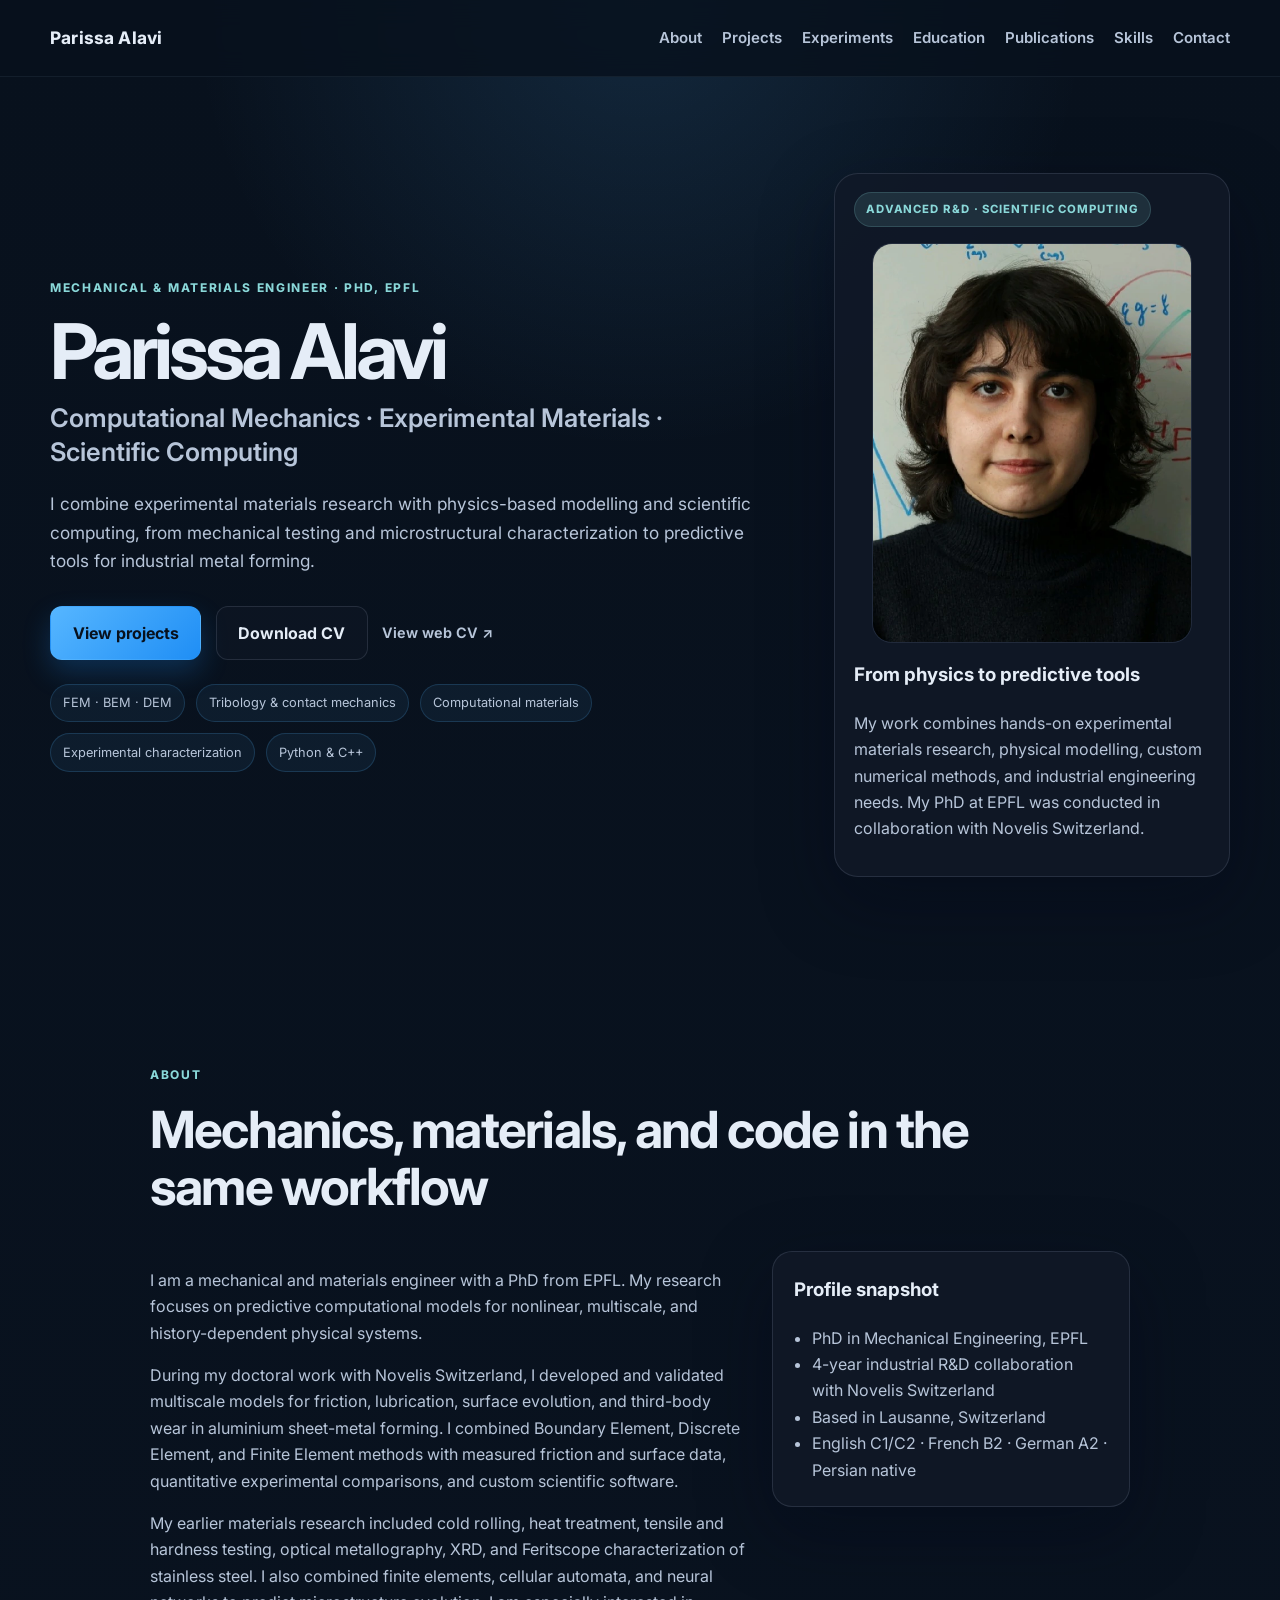
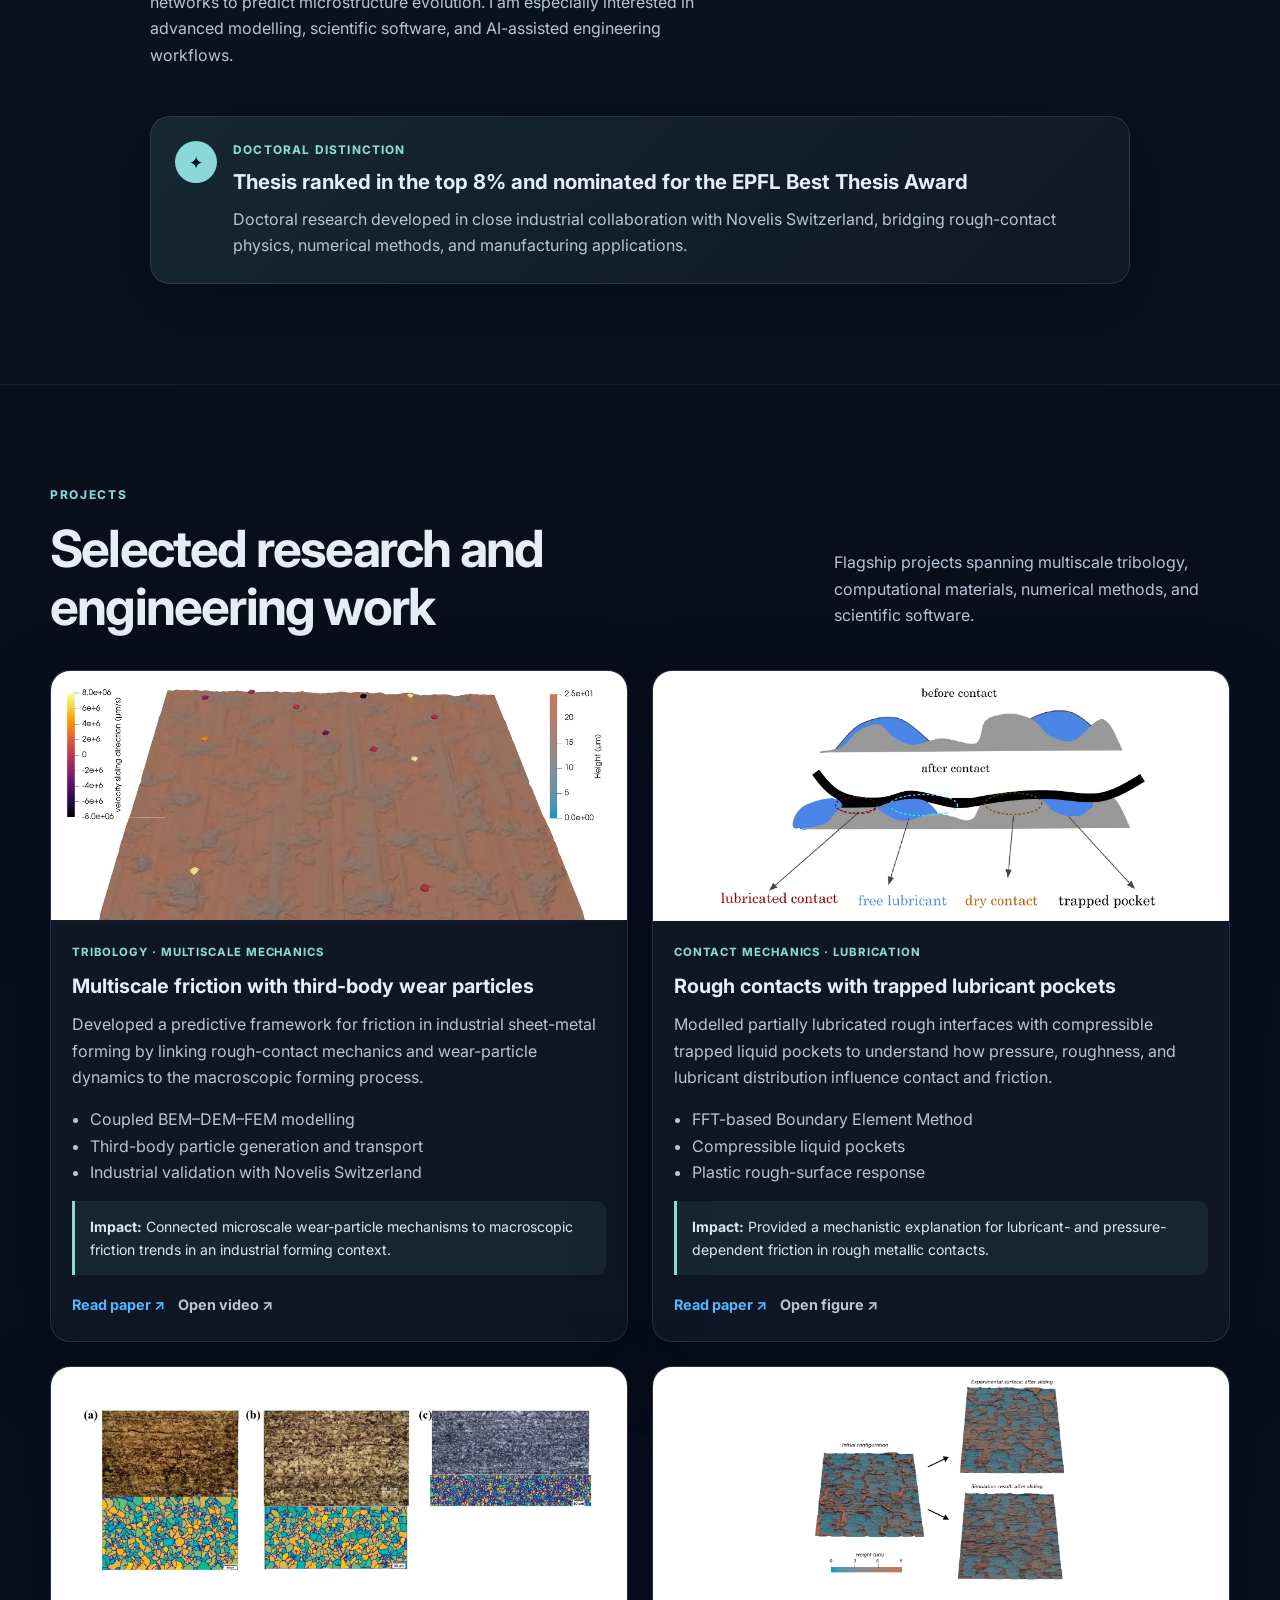
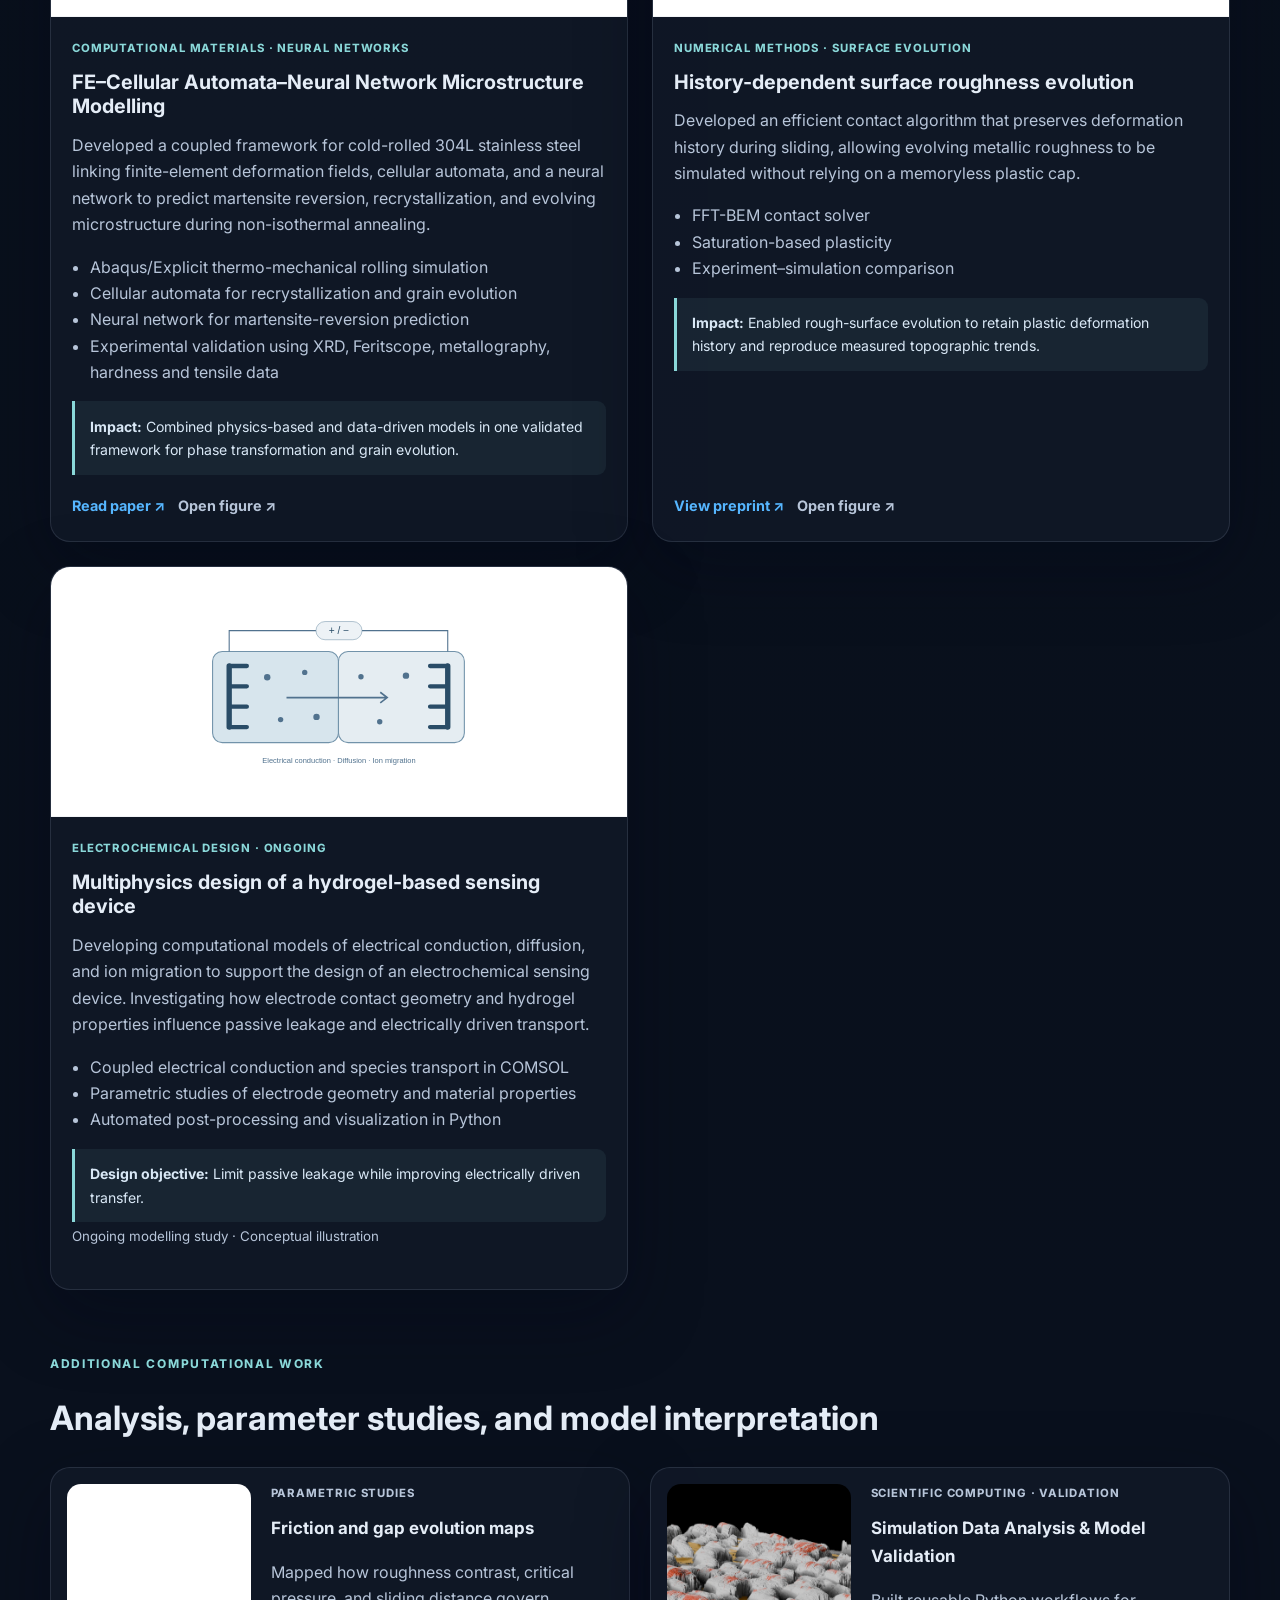
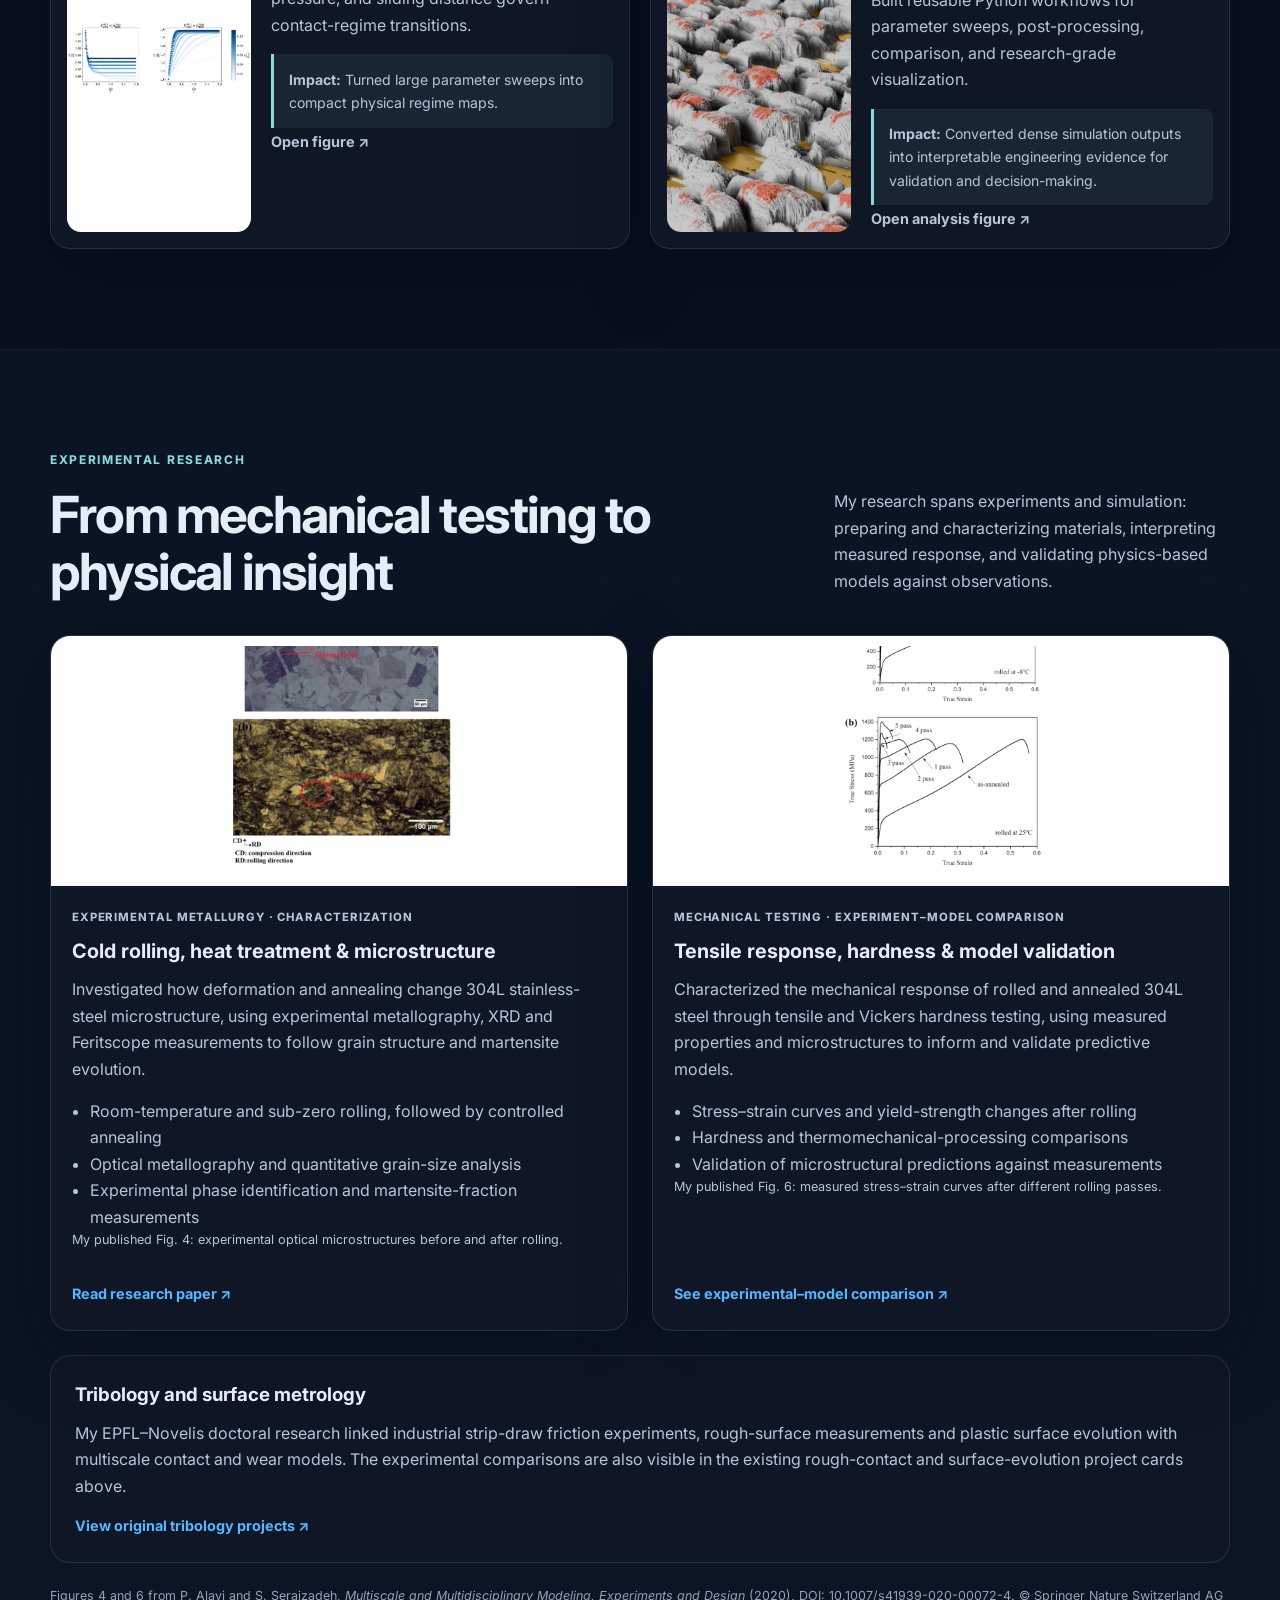
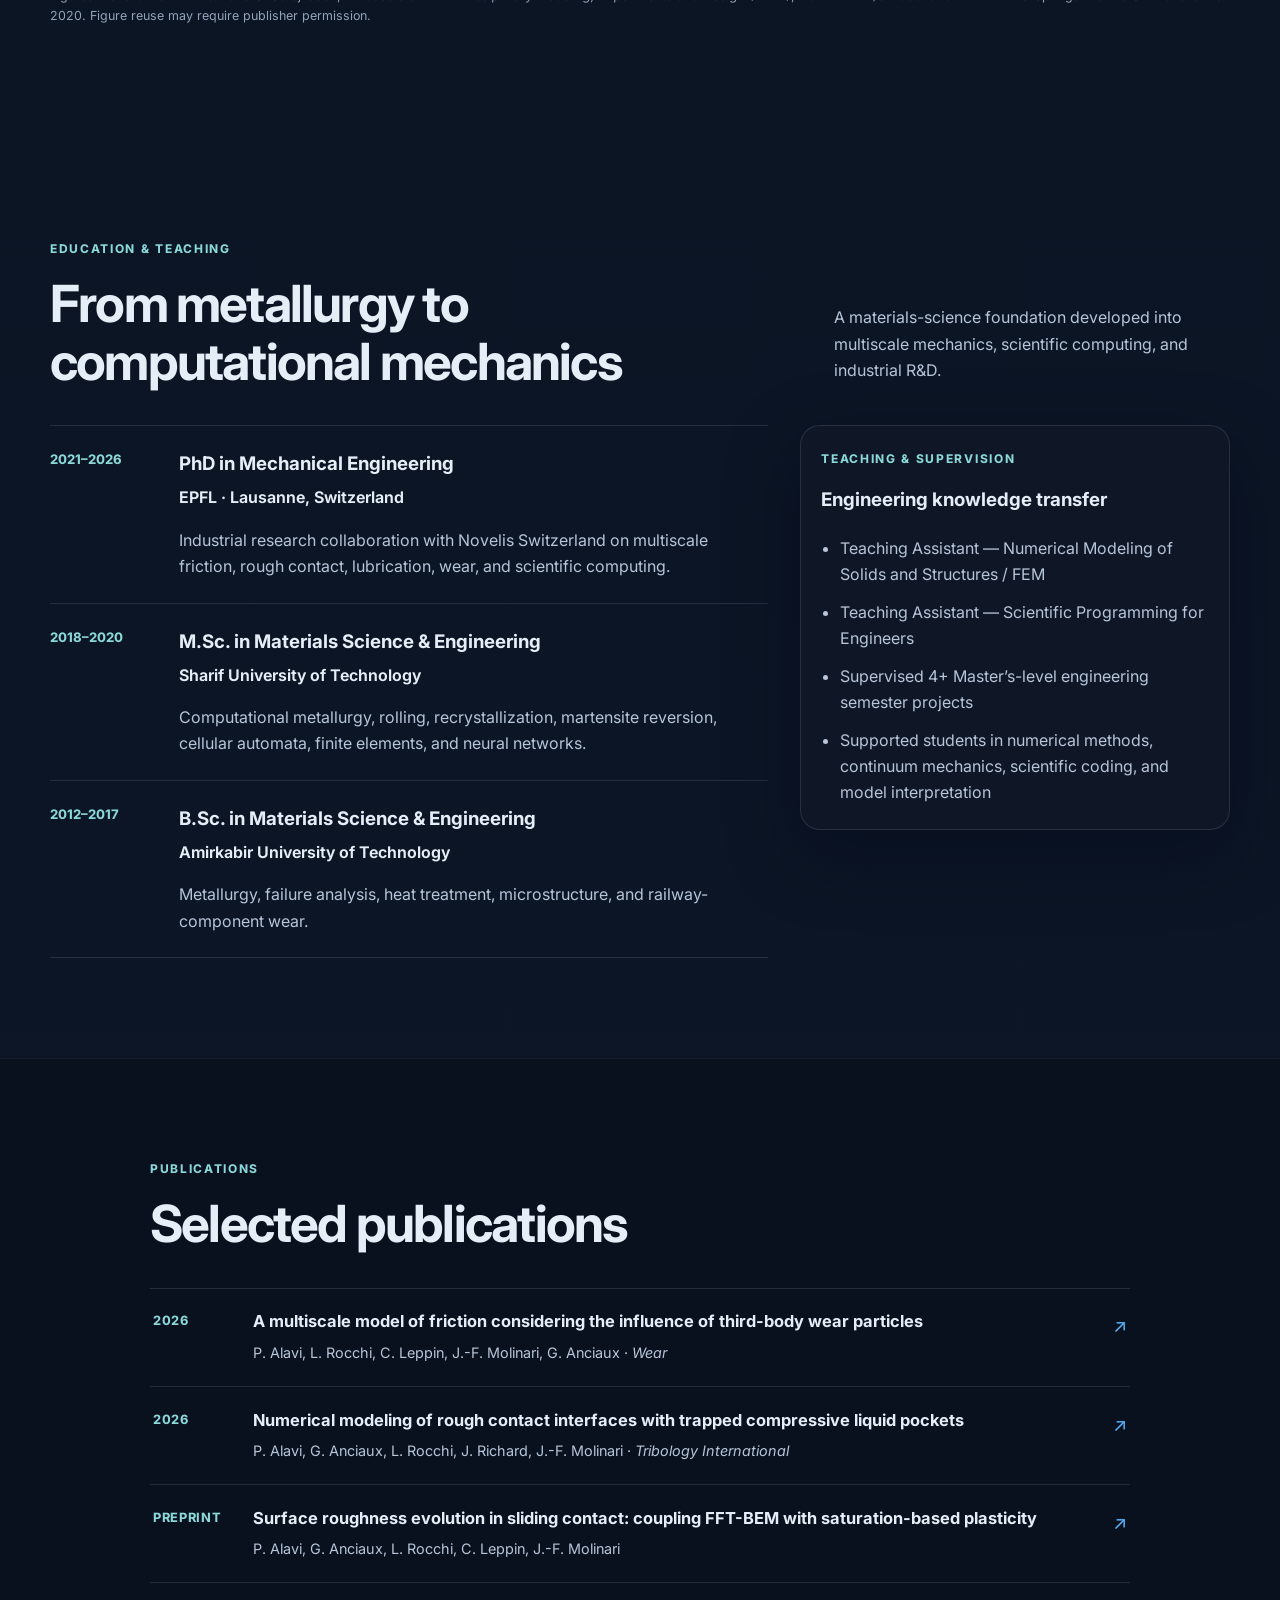
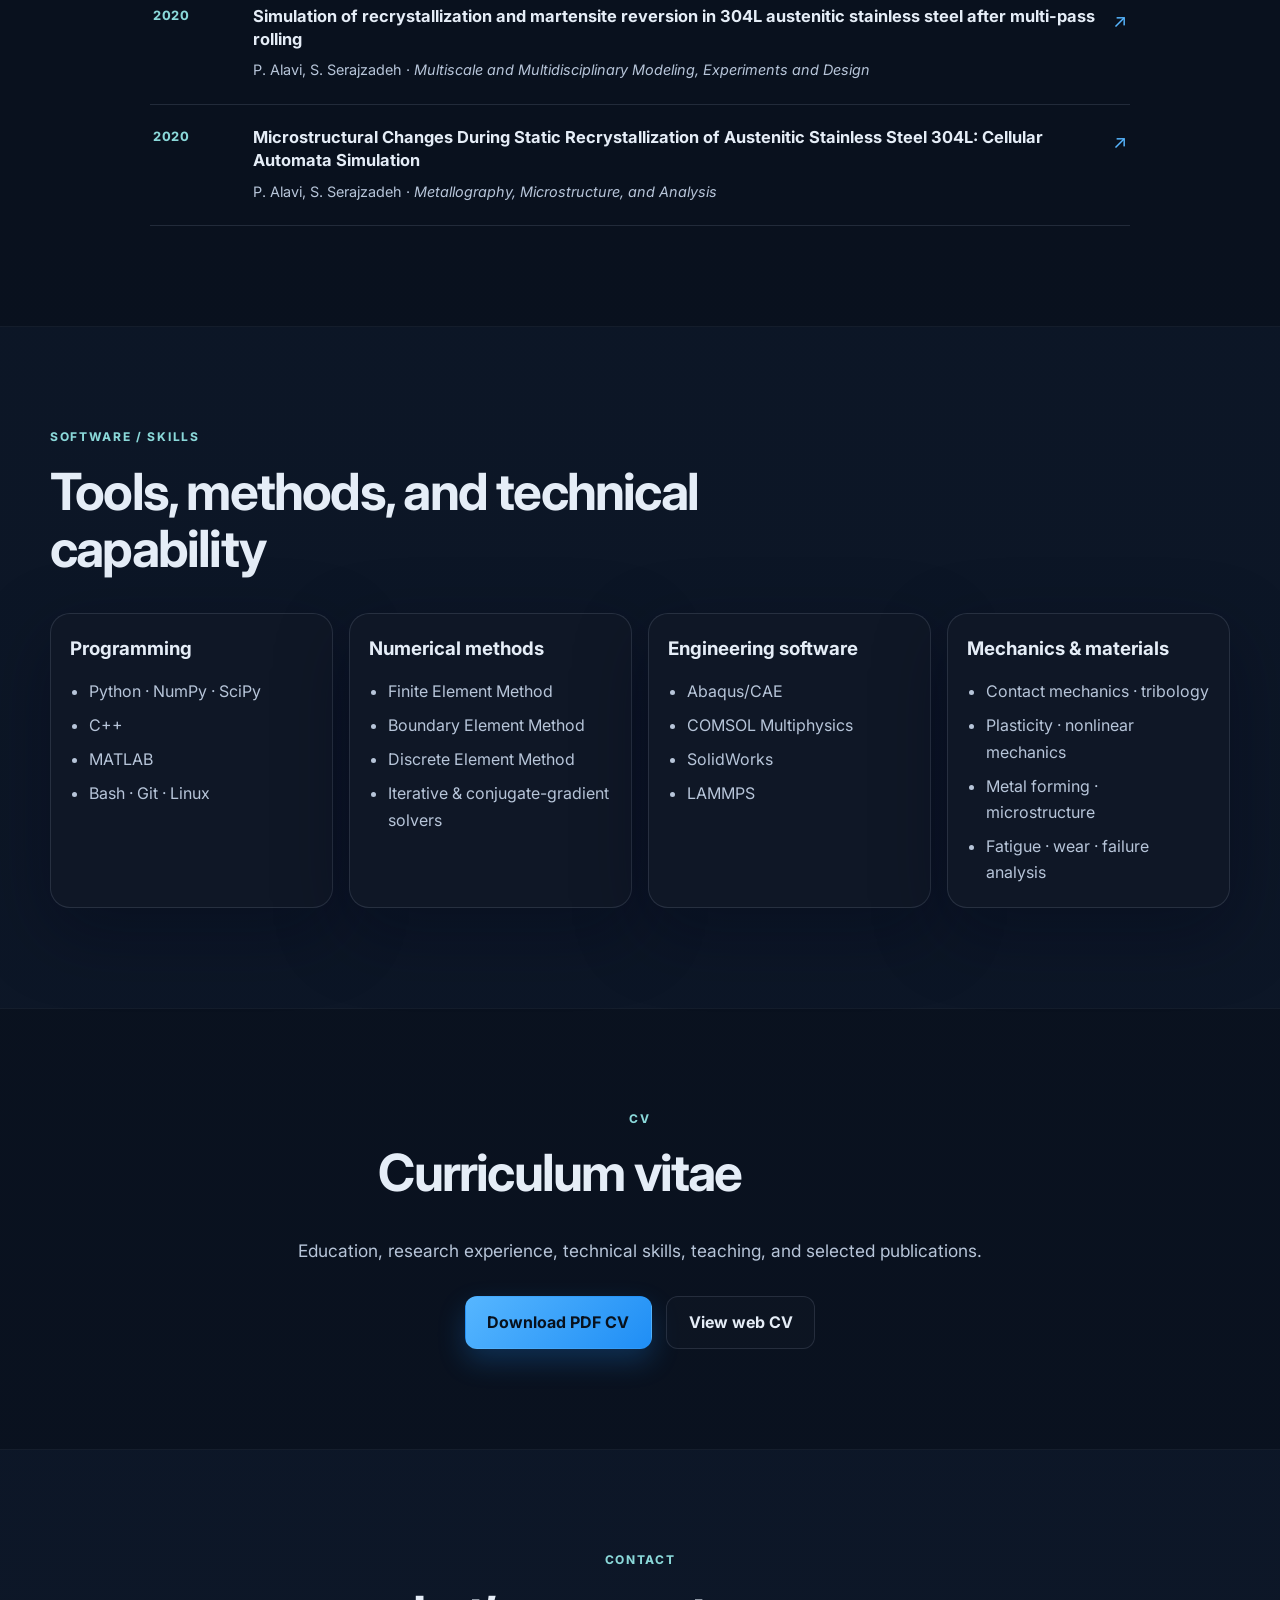
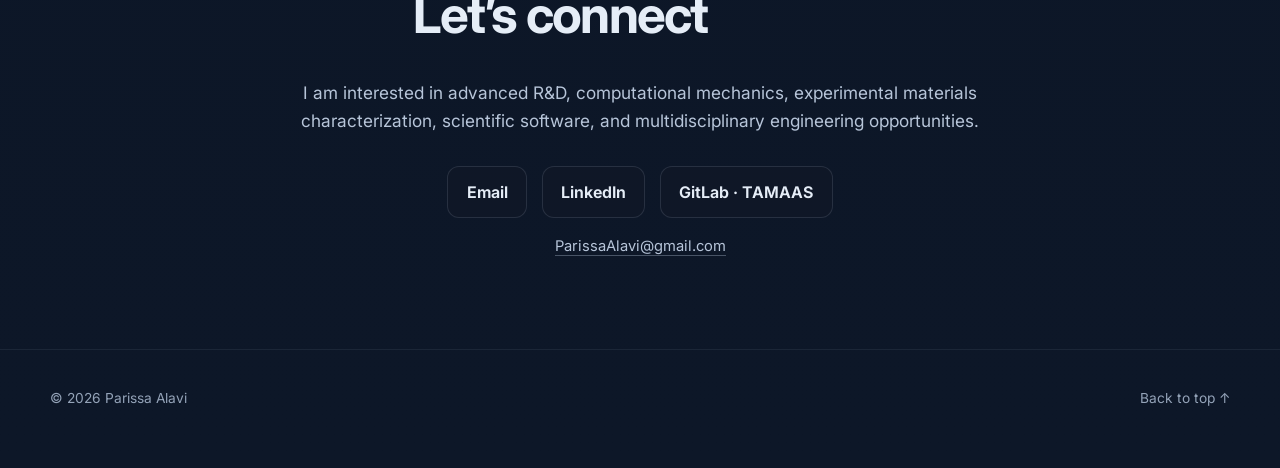
<file: index.html>
<!DOCTYPE html>
<html lang="en">
  <head>
    <meta charset="UTF-8" />
    <meta name="viewport" content="width=device-width, initial-scale=1.0" />

    <title>Parissa Alavi, PhD | Computational Mechanics & Materials</title>
    <meta
      name="description"
      content="Parissa Alavi, PhD — computational mechanics, materials modelling, tribology, scientific computing, and physics-based R&D."
    />
    <meta name="theme-color" content="#08111d" />
    <link rel="canonical" href="https://parissa-alavi.github.io/" />

    <meta property="og:type" content="website" />
    <meta property="og:title" content="Parissa Alavi, PhD | Computational Mechanics & Materials" />
    <meta
      property="og:description"
      content="Physics-based simulation, multiscale mechanics, computational materials, and scientific software."
    />
    <meta property="og:url" content="https://parissa-alavi.github.io/" />
    <meta property="og:image" content="https://parissa-alavi.github.io/assets/social-preview.jpg" />
    <meta property="og:image:width" content="1200" />
    <meta property="og:image:height" content="630" />
    <meta property="og:image:alt" content="Parissa Alavi, PhD — Computational Mechanics and Materials Modelling" />

    <meta name="twitter:card" content="summary_large_image" />
    <meta name="twitter:title" content="Parissa Alavi, PhD | Computational Mechanics & Materials" />
    <meta
      name="twitter:description"
      content="Physics-based simulation, multiscale mechanics, computational materials, and scientific software."
    />
    <meta name="twitter:image" content="https://parissa-alavi.github.io/assets/social-preview.jpg" />

    <link rel="icon" href="assets/favicon.svg" type="image/svg+xml" />
    <link rel="preconnect" href="https://fonts.googleapis.com" />
    <link rel="preconnect" href="https://fonts.gstatic.com" crossorigin />
    <link
      href="https://fonts.googleapis.com/css2?family=Inter:wght@400;500;600;700;800&display=swap"
      rel="stylesheet"
    />
    <link rel="stylesheet" href="styles.css" />
    <script defer src="script.js"></script>

    <script type="application/ld+json">
    {
      "@context": "https://schema.org",
      "@type": "Person",
      "name": "Parissa Alavi",
      "honorificSuffix": "PhD",
      "url": "https://parissa-alavi.github.io/",
      "sameAs": [
        "https://www.linkedin.com/in/parissa-alavi-0193b795/",
        "https://gitlab.com/parissa_al/tamaas"
      ],
      "jobTitle": "Mechanical & Materials Engineer",
      "alumniOf": {
        "@type": "CollegeOrUniversity",
        "name": "EPFL"
      }
    }
    </script>
  </head>

  <body>
    <a class="skip-link" href="#main-content">Skip to main content</a>

    <header class="site-header">
      <div class="container nav-wrap">
        <a href="#home" class="brand" aria-label="Parissa Alavi homepage">Parissa Alavi</a>

        <button
          class="nav-toggle"
          type="button"
          aria-label="Open navigation"
          aria-expanded="false"
          aria-controls="site-nav"
        >
          <span aria-hidden="true"></span>
          <span aria-hidden="true"></span>
          <span aria-hidden="true"></span>
        </button>

        <nav class="site-nav" id="site-nav" aria-label="Main navigation">
          <a href="#about">About</a>
          <a href="#projects">Projects</a>
          <a href="#experimental">Experiments</a>
          <a href="#experience">Education</a>
          <a href="#publications">Publications</a>
          <a href="#skills">Skills</a>
          <a href="#contact">Contact</a>
        </nav>
      </div>
    </header>

    <main id="main-content">
      <section id="home" class="hero">
        <div class="container hero-grid">
          <div class="hero-copy">
            <p class="eyebrow">Mechanical & Materials Engineer · PhD, EPFL</p>
            <h1>Parissa Alavi</h1>
            <h2>Computational Mechanics · Experimental Materials · Scientific Computing</h2>
            <p class="lead">
              I combine experimental materials research with physics-based modelling and scientific computing,
              from mechanical testing and microstructural characterization to predictive tools for industrial metal forming.
            </p>

            <div class="cta-group">
              <a class="button primary" href="#projects">View projects</a>
              <a class="button secondary" href="assets/Parissa_Alavi_CV.pdf" download>Download CV</a>
              <a class="text-action" href="cv.html">View web CV <span aria-hidden="true">↗</span></a>
            </div>

            <ul class="mini-meta" aria-label="Research focus areas">
              <li>FEM · BEM · DEM</li>
              <li>Tribology & contact mechanics</li>
              <li>Computational materials</li>
              <li>Experimental characterization</li>
              <li>Python & C++</li>
            </ul>
          </div>

          <aside class="hero-card" aria-label="Professional profile summary">
            <div class="profile-badge">Advanced R&D · Scientific Computing</div>
            <div class="portrait-frame">
              <img
                src="assets/parissa-portrait.webp"
                alt="Parissa Alavi"
                width="320"
                height="400"
                fetchpriority="high"
              />
            </div>
            <div class="card-content">
              <h3>From physics to predictive tools</h3>
              <p>
                My work combines hands-on experimental materials research, physical modelling, custom numerical methods,
                and industrial engineering needs. My PhD at EPFL was conducted in collaboration
                with Novelis Switzerland.
              </p>
            </div>
          </aside>
        </div>
      </section>

      <section id="about" class="section">
        <div class="container narrow">
          <div class="section-heading">
            <p class="eyebrow">About</p>
            <h2>Mechanics, materials, and code in the same workflow</h2>
          </div>

          <div class="about-grid">
            <div class="about-copy">
              <p>
                I am a mechanical and materials engineer with a PhD from EPFL. My research focuses on
                predictive computational models for nonlinear, multiscale, and history-dependent physical systems.
              </p>
              <p>
                During my doctoral work with Novelis Switzerland, I developed and validated multiscale
                models for friction, lubrication, surface evolution, and third-body wear in aluminium
                sheet-metal forming. I combined Boundary Element, Discrete Element, and Finite Element
                methods with measured friction and surface data, quantitative experimental comparisons,
                and custom scientific software.
              </p>
              <p>
                My earlier materials research included cold rolling, heat treatment, tensile and hardness testing,
                optical metallography, XRD, and Feritscope characterization of stainless steel.
                I also combined finite elements, cellular automata, and neural networks to predict microstructure evolution. I am especially
                interested in advanced modelling, scientific software, and AI-assisted engineering workflows.
              </p>
            </div>

            <aside class="info-panel">
              <h3>Profile snapshot</h3>
              <ul>
                <li>PhD in Mechanical Engineering, EPFL</li>
                <li>4-year industrial R&D collaboration with Novelis Switzerland</li>
                <li>Based in Lausanne, Switzerland</li>
                <li>English C1/C2 · French B2 · German A2 · Persian native</li>
              </ul>
            </aside>
          </div>

          <div class="achievement-card" aria-label="Doctoral thesis distinction">
            <div class="achievement-icon" aria-hidden="true">✦</div>
            <div>
              <p class="achievement-kicker">Doctoral distinction</p>
              <h3>Thesis ranked in the top 8% and nominated for the EPFL Best Thesis Award</h3>
              <p>
                Doctoral research developed in close industrial collaboration with Novelis Switzerland,
                bridging rough-contact physics, numerical methods, and manufacturing applications.
              </p>
            </div>
          </div>
        </div>
      </section>

      <section id="projects" class="section alt">
        <div class="container">
          <div class="section-heading section-heading-wide">
            <div>
              <p class="eyebrow">Projects</p>
              <h2>Selected research and engineering work</h2>
            </div>
            <p>
              Flagship projects spanning multiscale tribology, computational materials,
              numerical methods, and scientific software.
            </p>
          </div>

          <div class="project-grid">
            <article class="project-card">
              <div class="project-figure figure-video">
                <video
                  class="project-video"
                  autoplay
                  muted
                  loop
                  playsinline
                  controls
                  preload="metadata"
                  poster="assets/wear_particles_poster.webp"
                  aria-label="Third-body wear-particle simulation over a rough surface"
                >
                  <source src="assets/wear_particles_simulation.webm" type="video/webm" />
                  <source src="assets/wear_particles_simulation.mp4" type="video/mp4" />
                  Your browser does not support embedded video.
                </video>
              </div>
              <div class="project-body">
                <div class="project-tag">Tribology · Multiscale Mechanics</div>
                <h3>Multiscale friction with third-body wear particles</h3>
                <p>
                  Developed a predictive framework for friction in industrial sheet-metal forming by
                  linking rough-contact mechanics and wear-particle dynamics to the macroscopic forming process.
                </p>
                <ul>
                  <li>Coupled BEM–DEM–FEM modelling</li>
                  <li>Third-body particle generation and transport</li>
                  <li>Industrial validation with Novelis Switzerland</li>
                </ul>
                <p class="impact"><strong>Impact:</strong> Connected microscale wear-particle mechanisms to macroscopic friction trends in an industrial forming context.</p>
                <div class="project-actions">
                  <a class="project-link" href="https://doi.org/10.1016/j.wear.2026.206719" target="_blank" rel="noopener noreferrer">Read paper <span aria-hidden="true">↗</span></a>
                  <a class="project-link subtle" href="assets/wear_particles_simulation.mp4" target="_blank" rel="noopener noreferrer">Open video <span aria-hidden="true">↗</span></a>
                </div>
              </div>
            </article>

            <article class="project-card">
              <div class="project-figure figure-light">
                <img
                  src="assets/contact_types.webp"
                  alt="Schematic of lubricated contact, free lubricant, dry contact, and trapped lubricant pockets"
                  loading="lazy"
                />
              </div>
              <div class="project-body">
                <div class="project-tag">Contact Mechanics · Lubrication</div>
                <h3>Rough contacts with trapped lubricant pockets</h3>
                <p>
                  Modelled partially lubricated rough interfaces with compressible trapped liquid pockets
                  to understand how pressure, roughness, and lubricant distribution influence contact and friction.
                </p>
                <ul>
                  <li>FFT-based Boundary Element Method</li>
                  <li>Compressible liquid pockets</li>
                  <li>Plastic rough-surface response</li>
                </ul>
                <p class="impact"><strong>Impact:</strong> Provided a mechanistic explanation for lubricant- and pressure-dependent friction in rough metallic contacts.</p>
                <div class="project-actions">
                  <a class="project-link" href="https://doi.org/10.1016/j.triboint.2025.111142" target="_blank" rel="noopener noreferrer">Read paper <span aria-hidden="true">↗</span></a>
                  <a class="project-link subtle" href="assets/Contact_types_kinematic.pdf" target="_blank" rel="noopener noreferrer">Open figure <span aria-hidden="true">↗</span></a>
                </div>
              </div>
            </article>

            <article class="project-card">
              <div class="project-figure figure-light microstructure-figure">
                <img
                  src="assets/microstructure_modeling.webp"
                  alt="Predicted and experimental 304L stainless-steel microstructures after annealing for different rolling conditions"
                  loading="lazy"
                />
              </div>
              <div class="project-body">
                <div class="project-tag">Computational Materials · Neural Networks</div>
                <h3>FE–Cellular Automata–Neural Network Microstructure Modelling</h3>
                <p>
                  Developed a coupled framework for cold-rolled 304L stainless steel linking finite-element
                  deformation fields, cellular automata, and a neural network to predict martensite reversion,
                  recrystallization, and evolving microstructure during non-isothermal annealing.
                </p>
                <ul>
                  <li>Abaqus/Explicit thermo-mechanical rolling simulation</li>
                  <li>Cellular automata for recrystallization and grain evolution</li>
                  <li>Neural network for martensite-reversion prediction</li>
                  <li>Experimental validation using XRD, Feritscope, metallography, hardness and tensile data</li>
                </ul>
                <p class="impact"><strong>Impact:</strong> Combined physics-based and data-driven models in one validated framework for phase transformation and grain evolution.</p>
                <div class="project-actions">
                  <a class="project-link" href="https://doi.org/10.1007/s41939-020-00072-4" target="_blank" rel="noopener noreferrer">Read paper <span aria-hidden="true">↗</span></a>
                  <a class="project-link subtle" href="assets/microstructure_modeling.webp" target="_blank" rel="noopener noreferrer">Open figure <span aria-hidden="true">↗</span></a>
                </div>
              </div>
            </article>

            <article class="project-card">
              <div class="project-figure figure-light">
                <img
                  src="assets/experimental_vs_simulation_surface.webp"
                  alt="Initial rough surface compared with experimental and simulated surfaces after sliding"
                  loading="lazy"
                />
              </div>
              <div class="project-body">
                <div class="project-tag">Numerical Methods · Surface Evolution</div>
                <h3>History-dependent surface roughness evolution</h3>
                <p>
                  Developed an efficient contact algorithm that preserves deformation history during sliding,
                  allowing evolving metallic roughness to be simulated without relying on a memoryless plastic cap.
                </p>
                <ul>
                  <li>FFT-BEM contact solver</li>
                  <li>Saturation-based plasticity</li>
                  <li>Experiment–simulation comparison</li>
                </ul>
                <p class="impact"><strong>Impact:</strong> Enabled rough-surface evolution to retain plastic deformation history and reproduce measured topographic trends.</p>
                <div class="project-actions">
                  <a class="project-link" href="https://papers.ssrn.com/sol3/papers.cfm?abstract_id=5761260" target="_blank" rel="noopener noreferrer">View preprint <span aria-hidden="true">↗</span></a>
                  <a class="project-link subtle" href="assets/comparision_exp_surf.pdf" target="_blank" rel="noopener noreferrer">Open figure <span aria-hidden="true">↗</span></a>
                </div>
              </div>
            </article>

            <article class="project-card" id="electrochemical-design">
              <div class="project-figure figure-light" style="display:grid;place-items:center;padding:24px;">
                <svg viewBox="0 0 560 320" width="100%" fill="none" xmlns="http://www.w3.org/2000/svg">
                <rect x="44" y="85" width="235" height="170" rx="18" fill="#d7e5ed" stroke="#7293aa" stroke-width="2"/>
                <rect x="279" y="85" width="235" height="170" rx="18" fill="#e5edf2" stroke="#7293aa" stroke-width="2"/>
                <path d="M75 112V226M483 112V226" stroke="#294c67" stroke-width="10" stroke-linecap="round"/>
                <path d="M75 112H108M75 150H108M75 188H108M75 226H108M483 112H450M483 150H450M483 188H450M483 226H450" stroke="#294c67" stroke-width="8" stroke-linecap="round"/>
                <path d="M75 85V46H483V85" stroke="#51728e" stroke-width="2"/>
                <rect x="237" y="29" width="86" height="34" rx="17" fill="#edf2f6" stroke="#7293aa"/>
                <text x="280" y="52" text-anchor="middle" fill="#294c67" font-size="19" font-family="sans-serif">+ / −</text>
                <path d="M182 171H370M357 161L370 171L357 181" stroke="#51728e" stroke-width="3"/>
                <g fill="#51728e"><circle cx="146" cy="133" r="6"/><circle cx="171" cy="212" r="5"/><circle cx="216" cy="124" r="5"/><circle cx="238" cy="207" r="6"/><circle cx="321" cy="132" r="5"/><circle cx="356" cy="216" r="5"/><circle cx="405" cy="130" r="6"/></g>
                <text x="280" y="294" text-anchor="middle" fill="#51728e" font-size="14" font-family="sans-serif">Electrical conduction · Diffusion · Ion migration</text>
              </svg>
              </div>
              <div class="project-body">
                <div class="project-tag">Electrochemical Design · Ongoing</div>
                <h3>Multiphysics design of a hydrogel-based sensing device</h3>
                <p>
                  Developing computational models of electrical conduction, diffusion, and ion migration
                  to support the design of an electrochemical sensing device. Investigating how electrode
                  contact geometry and hydrogel properties influence passive leakage and electrically driven transport.
                </p>
                <ul>
                  <li>Coupled electrical conduction and species transport in COMSOL</li>
                  <li>Parametric studies of electrode geometry and material properties</li>
                  <li>Automated post-processing and visualization in Python</li>
                </ul>
                <p class="impact"><strong>Design objective:</strong> Limit passive leakage while improving electrically driven transfer.</p>
                <p><small>Ongoing modelling study · Conceptual illustration</small></p>
              </div>
            </article>
          </div>

          <div class="additional-work">
            <div class="additional-heading">
              <p class="eyebrow">Additional computational work</p>
              <h3>Analysis, parameter studies, and model interpretation</h3>
            </div>

            <div class="compact-project-grid">
              <article class="compact-project">
                <div class="compact-media figure-light">
                  <img
                    src="assets/gap_mu_ke_evolution.webp"
                    alt="Normalized friction evolution under different pressure and roughness conditions"
                    loading="lazy"
                  />
                </div>
                <div>
                  <p class="project-tag">Parametric Studies</p>
                  <h4>Friction and gap evolution maps</h4>
                  <p>Mapped how roughness contrast, critical pressure, and sliding distance govern contact-regime transitions.</p>
                  <p class="impact"><strong>Impact:</strong> Turned large parameter sweeps into compact physical regime maps.</p>
                  <a class="project-link subtle" href="assets/Gap_muKE_evolution_ratio_colorbar.pdf" target="_blank" rel="noopener noreferrer">Open figure <span aria-hidden="true">↗</span></a>
                </div>
              </article>

              <article class="compact-project">
                <div class="compact-media quantitative-media">
                  <img
                    src="assets/surface_contact_3d.webp"
                    alt="Three-dimensional rough-surface contact visualization used for simulation analysis"
                    loading="lazy"
                  />
                </div>
                <div>
                  <p class="project-tag">Scientific Computing · Validation</p>
                  <h4>Simulation Data Analysis & Model Validation</h4>
                  <p>Built reusable Python workflows for parameter sweeps, post-processing, comparison, and research-grade visualization.</p>
                  <p class="impact"><strong>Impact:</strong> Converted dense simulation outputs into interpretable engineering evidence for validation and decision-making.</p>
                  <a class="project-link subtle" href="assets/comp_Def_evolution_logmapped_colorbar.pdf" target="_blank" rel="noopener noreferrer">Open analysis figure <span aria-hidden="true">↗</span></a>
                </div>
              </article>
            </div>
          </div>
        </div>
      </section>

      <!-- Added section: original projects, imagery, and structure above remain intact. -->
      <section id="experimental" class="section">
        <div class="container">
          <div class="section-heading section-heading-wide">
            <div>
              <p class="eyebrow">Experimental research</p>
              <h2>From mechanical testing to physical insight</h2>
            </div>
            <p>My research spans experiments and simulation: preparing and characterizing materials, interpreting measured response, and validating physics-based models against observations.</p>
          </div>
          <div class="project-grid experimental-showcase">
            <article class="project-card">
              <div class="project-figure figure-light"><img src="assets/stainless_micrographs_fig4.webp" loading="lazy" alt="My published optical micrographs of annealed and multi-pass rolled 304L stainless steel (Fig. 4)" /></div>
              <div class="project-body">
                <p class="project-tag">Experimental metallurgy · Characterization</p>
                <h3>Cold rolling, heat treatment &amp; microstructure</h3>
                <p>Investigated how deformation and annealing change 304L stainless-steel microstructure, using experimental metallography, XRD and Feritscope measurements to follow grain structure and martensite evolution.</p>
                <ul>
                  <li>Room-temperature and sub-zero rolling, followed by controlled annealing</li>
                  <li>Optical metallography and quantitative grain-size analysis</li>
                  <li>Experimental phase identification and martensite-fraction measurements</li>
                </ul>
                <p class="experimental-caption">My published Fig. 4: experimental optical microstructures before and after rolling.</p>
                <div class="project-actions"><a class="project-link" href="https://doi.org/10.1007/s41939-020-00072-4" target="_blank" rel="noopener noreferrer">Read research paper <span aria-hidden="true">↗</span></a></div>
              </div>
            </article>
            <article class="project-card">
              <div class="project-figure figure-light"><img src="assets/stainless_tensile_fig6.webp" loading="lazy" alt="My published experimental tensile stress-strain curves for rolled stainless steel at two deformation temperatures (Fig. 6)" /></div>
              <div class="project-body">
                <p class="project-tag">Mechanical testing · Experiment–model comparison</p>
                <h3>Tensile response, hardness &amp; model validation</h3>
                <p>Characterized the mechanical response of rolled and annealed 304L steel through tensile and Vickers hardness testing, using measured properties and microstructures to inform and validate predictive models.</p>
                <ul>
                  <li>Stress–strain curves and yield-strength changes after rolling</li>
                  <li>Hardness and thermomechanical-processing comparisons</li>
                  <li>Validation of microstructural predictions against measurements</li>
                </ul>
                <p class="experimental-caption">My published Fig. 6: measured stress–strain curves after different rolling passes.</p>
                <div class="project-actions"><a class="project-link" href="assets/stainless_microstructure_validation_fig16.webp" target="_blank" rel="noopener noreferrer">See experimental–model comparison <span aria-hidden="true">↗</span></a></div>
              </div>
            </article>
          </div>
          <div class="experimental-bridge">
            <h3>Tribology and surface metrology</h3>
            <p>My EPFL–Novelis doctoral research linked industrial strip-draw friction experiments, rough-surface measurements and plastic surface evolution with multiscale contact and wear models. The experimental comparisons are also visible in the existing rough-contact and surface-evolution project cards above.</p>
            <a class="project-link" href="#projects">View original tribology projects <span aria-hidden="true">↗</span></a>
          </div>
          <p class="experimental-source">Figures 4 and 6 from P. Alavi and S. Serajzadeh, <em>Multiscale and Multidisciplinary Modeling, Experiments and Design</em> (2020), DOI: 10.1007/s41939-020-00072-4. © Springer Nature Switzerland AG 2020. Figure reuse may require publisher permission.</p>
        </div>
      </section>

      <section id="experience" class="section">
        <div class="container">
          <div class="section-heading section-heading-wide">
            <div>
              <p class="eyebrow">Education & teaching</p>
              <h2>From metallurgy to computational mechanics</h2>
            </div>
            <p>
              A materials-science foundation developed into multiscale mechanics,
              scientific computing, and industrial R&D.
            </p>
          </div>

          <div class="experience-grid">
            <div class="timeline" aria-label="Education timeline">
              <article class="timeline-item">
                <span class="timeline-date">2021–2026</span>
                <div>
                  <h3>PhD in Mechanical Engineering</h3>
                  <p class="timeline-place">EPFL · Lausanne, Switzerland</p>
                  <p>Industrial research collaboration with Novelis Switzerland on multiscale friction, rough contact, lubrication, wear, and scientific computing.</p>
                </div>
              </article>

              <article class="timeline-item">
                <span class="timeline-date">2018–2020</span>
                <div>
                  <h3>M.Sc. in Materials Science & Engineering</h3>
                  <p class="timeline-place">Sharif University of Technology</p>
                  <p>Computational metallurgy, rolling, recrystallization, martensite reversion, cellular automata, finite elements, and neural networks.</p>
                </div>
              </article>

              <article class="timeline-item">
                <span class="timeline-date">2012–2017</span>
                <div>
                  <h3>B.Sc. in Materials Science & Engineering</h3>
                  <p class="timeline-place">Amirkabir University of Technology</p>
                  <p>Metallurgy, failure analysis, heat treatment, microstructure, and railway-component wear.</p>
                </div>
              </article>
            </div>

            <aside class="teaching-panel">
              <p class="eyebrow">Teaching & supervision</p>
              <h3>Engineering knowledge transfer</h3>
              <ul>
                <li>Teaching Assistant — Numerical Modeling of Solids and Structures / FEM</li>
                <li>Teaching Assistant — Scientific Programming for Engineers</li>
                <li>Supervised 4+ Master’s-level engineering semester projects</li>
                <li>Supported students in numerical methods, continuum mechanics, scientific coding, and model interpretation</li>
              </ul>
            </aside>
          </div>
        </div>
      </section>

      <section id="publications" class="section alt">
        <div class="container narrow">
          <div class="section-heading">
            <p class="eyebrow">Publications</p>
            <h2>Selected publications</h2>
          </div>

          <div class="publication-list">
            <a class="publication-item" href="https://doi.org/10.1016/j.wear.2026.206719" target="_blank" rel="noopener noreferrer">
              <span class="year">2026</span>
              <div>
                <h3>A multiscale model of friction considering the influence of third-body wear particles</h3>
                <p>P. Alavi, L. Rocchi, C. Leppin, J.-F. Molinari, G. Anciaux · <em>Wear</em></p>
              </div>
              <span class="pub-arrow" aria-hidden="true">↗</span>
            </a>

            <a class="publication-item" href="https://doi.org/10.1016/j.triboint.2025.111142" target="_blank" rel="noopener noreferrer">
              <span class="year">2026</span>
              <div>
                <h3>Numerical modeling of rough contact interfaces with trapped compressive liquid pockets</h3>
                <p>P. Alavi, G. Anciaux, L. Rocchi, J. Richard, J.-F. Molinari · <em>Tribology International</em></p>
              </div>
              <span class="pub-arrow" aria-hidden="true">↗</span>
            </a>

            <a class="publication-item" href="https://papers.ssrn.com/sol3/papers.cfm?abstract_id=5761260" target="_blank" rel="noopener noreferrer">
              <span class="year">Preprint</span>
              <div>
                <h3>Surface roughness evolution in sliding contact: coupling FFT-BEM with saturation-based plasticity</h3>
                <p>P. Alavi, G. Anciaux, L. Rocchi, C. Leppin, J.-F. Molinari</p>
              </div>
              <span class="pub-arrow" aria-hidden="true">↗</span>
            </a>

            <a class="publication-item" href="https://doi.org/10.1007/s41939-020-00072-4" target="_blank" rel="noopener noreferrer">
              <span class="year">2020</span>
              <div>
                <h3>Simulation of recrystallization and martensite reversion in 304L austenitic stainless steel after multi-pass rolling</h3>
                <p>P. Alavi, S. Serajzadeh · <em>Multiscale and Multidisciplinary Modeling, Experiments and Design</em></p>
              </div>
              <span class="pub-arrow" aria-hidden="true">↗</span>
            </a>

            <a class="publication-item" href="https://doi.org/10.1007/s13632-020-00623-8" target="_blank" rel="noopener noreferrer">
              <span class="year">2020</span>
              <div>
                <h3>Microstructural Changes During Static Recrystallization of Austenitic Stainless Steel 304L: Cellular Automata Simulation</h3>
                <p>P. Alavi, S. Serajzadeh · <em>Metallography, Microstructure, and Analysis</em></p>
              </div>
              <span class="pub-arrow" aria-hidden="true">↗</span>
            </a>
          </div>
        </div>
      </section>

      <section id="skills" class="section">
        <div class="container">
          <div class="section-heading">
            <p class="eyebrow">Software / Skills</p>
            <h2>Tools, methods, and technical capability</h2>
          </div>

          <div class="skills-grid">
            <article class="skill-panel">
              <h3>Programming</h3>
              <ul>
                <li>Python · NumPy · SciPy</li>
                <li>C++</li>
                <li>MATLAB</li>
                <li>Bash · Git · Linux</li>
              </ul>
            </article>

            <article class="skill-panel">
              <h3>Numerical methods</h3>
              <ul>
                <li>Finite Element Method</li>
                <li>Boundary Element Method</li>
                <li>Discrete Element Method</li>
                <li>Iterative & conjugate-gradient solvers</li>
              </ul>
            </article>

            <article class="skill-panel">
              <h3>Engineering software</h3>
              <ul>
                <li>Abaqus/CAE</li>
                <li>COMSOL Multiphysics</li>
                <li>SolidWorks</li>
                <li>LAMMPS</li>
              </ul>
            </article>

            <article class="skill-panel">
              <h3>Mechanics & materials</h3>
              <ul>
                <li>Contact mechanics · tribology</li>
                <li>Plasticity · nonlinear mechanics</li>
                <li>Metal forming · microstructure</li>
                <li>Fatigue · wear · failure analysis</li>
              </ul>
            </article>
          </div>
        </div>
      </section>

      <section id="cv" class="section cv-section-home alt">
        <div class="container narrow center">
          <div class="section-heading">
            <p class="eyebrow">CV</p>
            <h2>Curriculum vitae</h2>
          </div>
          <p class="lead centered-lead">
            Education, research experience, technical skills, teaching, and selected publications.
          </p>
          <div class="cv-actions">
            <a class="button primary" href="assets/Parissa_Alavi_CV.pdf" download>Download PDF CV</a>
            <a class="button secondary" href="cv.html" target="_blank" rel="noopener noreferrer">View web CV</a>
          </div>
        </div>
      </section>

      <section id="contact" class="section contact-block">
        <div class="container narrow center">
          <div class="section-heading">
            <p class="eyebrow">Contact</p>
            <h2>Let’s connect</h2>
          </div>
          <p class="lead centered-lead">
            I am interested in advanced R&D, computational mechanics, experimental materials characterization,
            scientific software, and multidisciplinary engineering opportunities.
          </p>
          <div class="contact-links">
            <a
              href="https://mail.google.com/mail/?view=cm&fs=1&to=ParissaAlavi@gmail.com"
              target="_blank"
              rel="noopener noreferrer"
              aria-label="Compose an email to Parissa Alavi in Gmail"
            >Email</a>
            <a href="https://www.linkedin.com/in/parissa-alavi-0193b795/" target="_blank" rel="noopener noreferrer">LinkedIn</a>
            <a href="https://gitlab.com/parissa_al/tamaas" target="_blank" rel="noopener noreferrer">GitLab · TAMAAS</a>
          </div>
          <p class="contact-email-text">
            <a href="https://mail.google.com/mail/?view=cm&fs=1&to=ParissaAlavi@gmail.com" target="_blank" rel="noopener noreferrer">ParissaAlavi@gmail.com</a>
          </p>
        </div>
      </section>
    </main>

    <footer class="site-footer">
      <div class="container footer-wrap">
        <p>© <span id="year"></span> Parissa Alavi</p>
        <a href="#home">Back to top <span aria-hidden="true">↑</span></a>
      </div>
    </footer>
  </body>
</html>
</file>
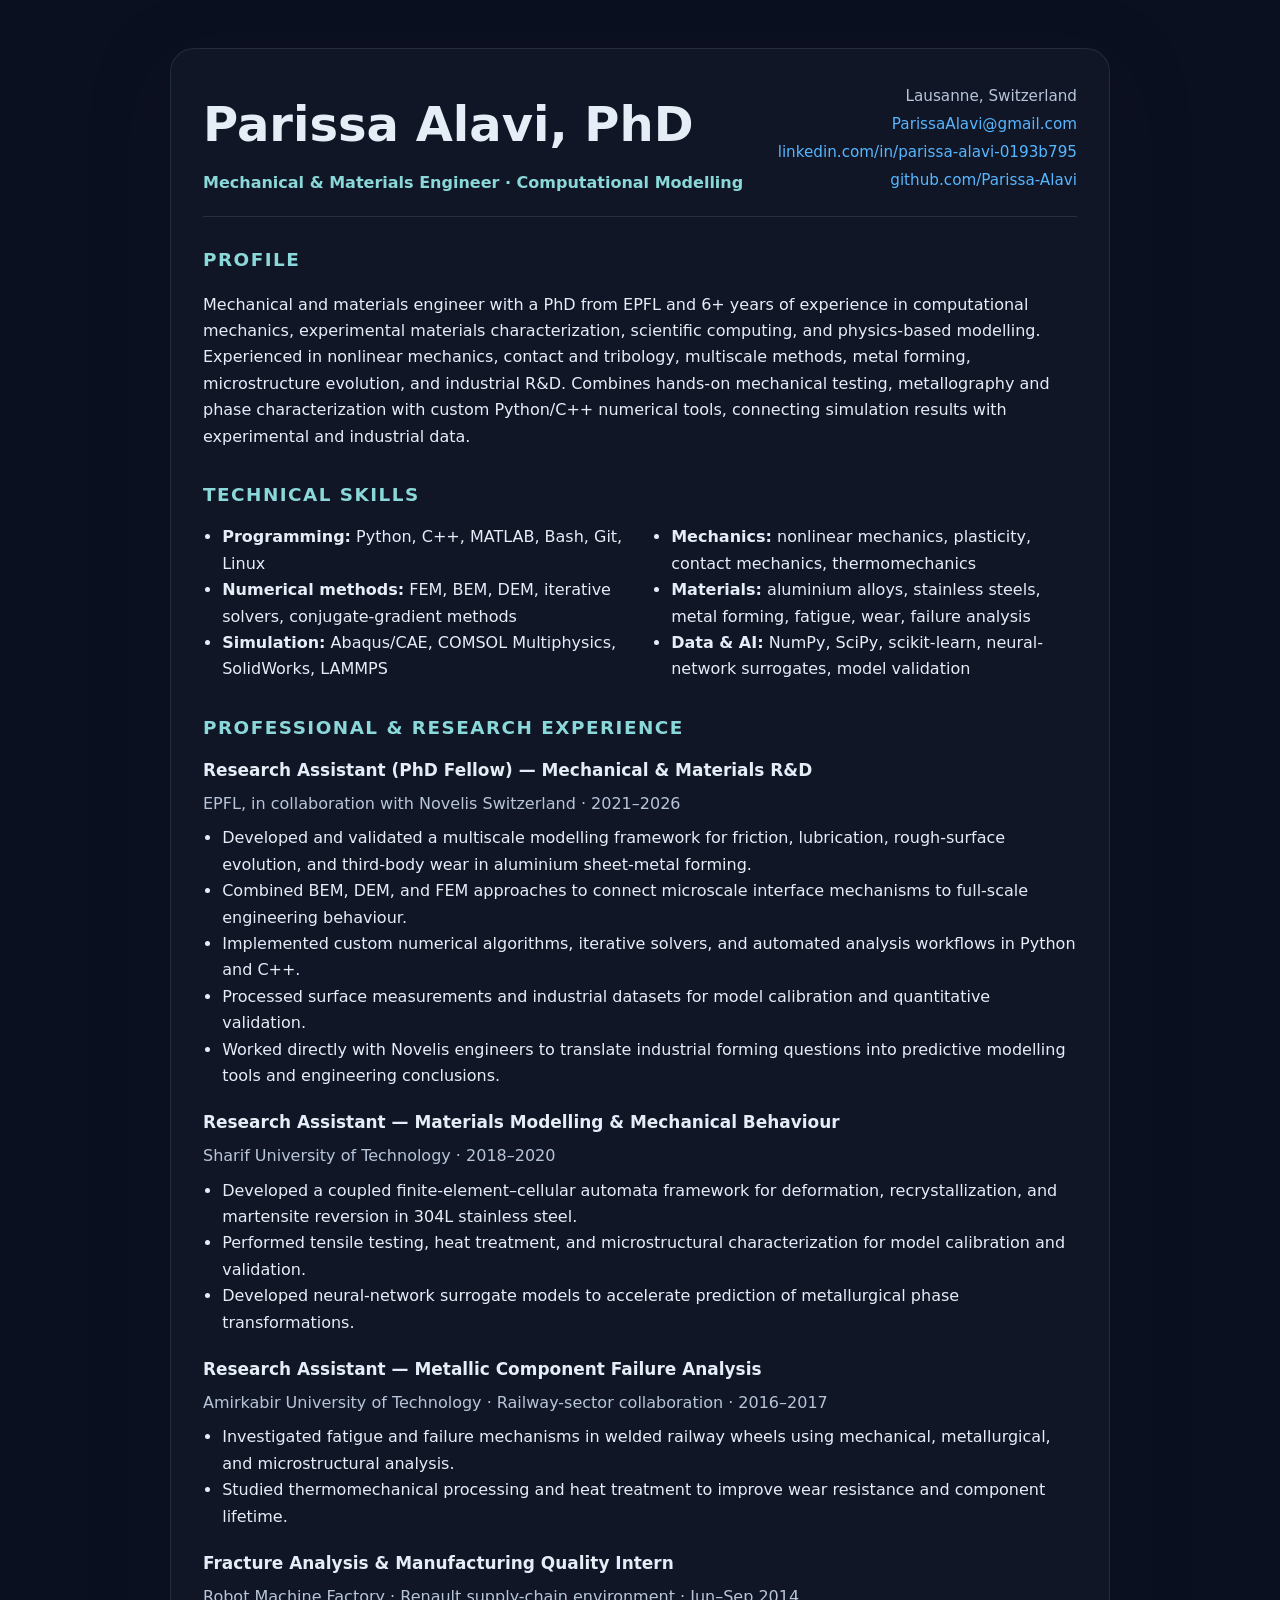
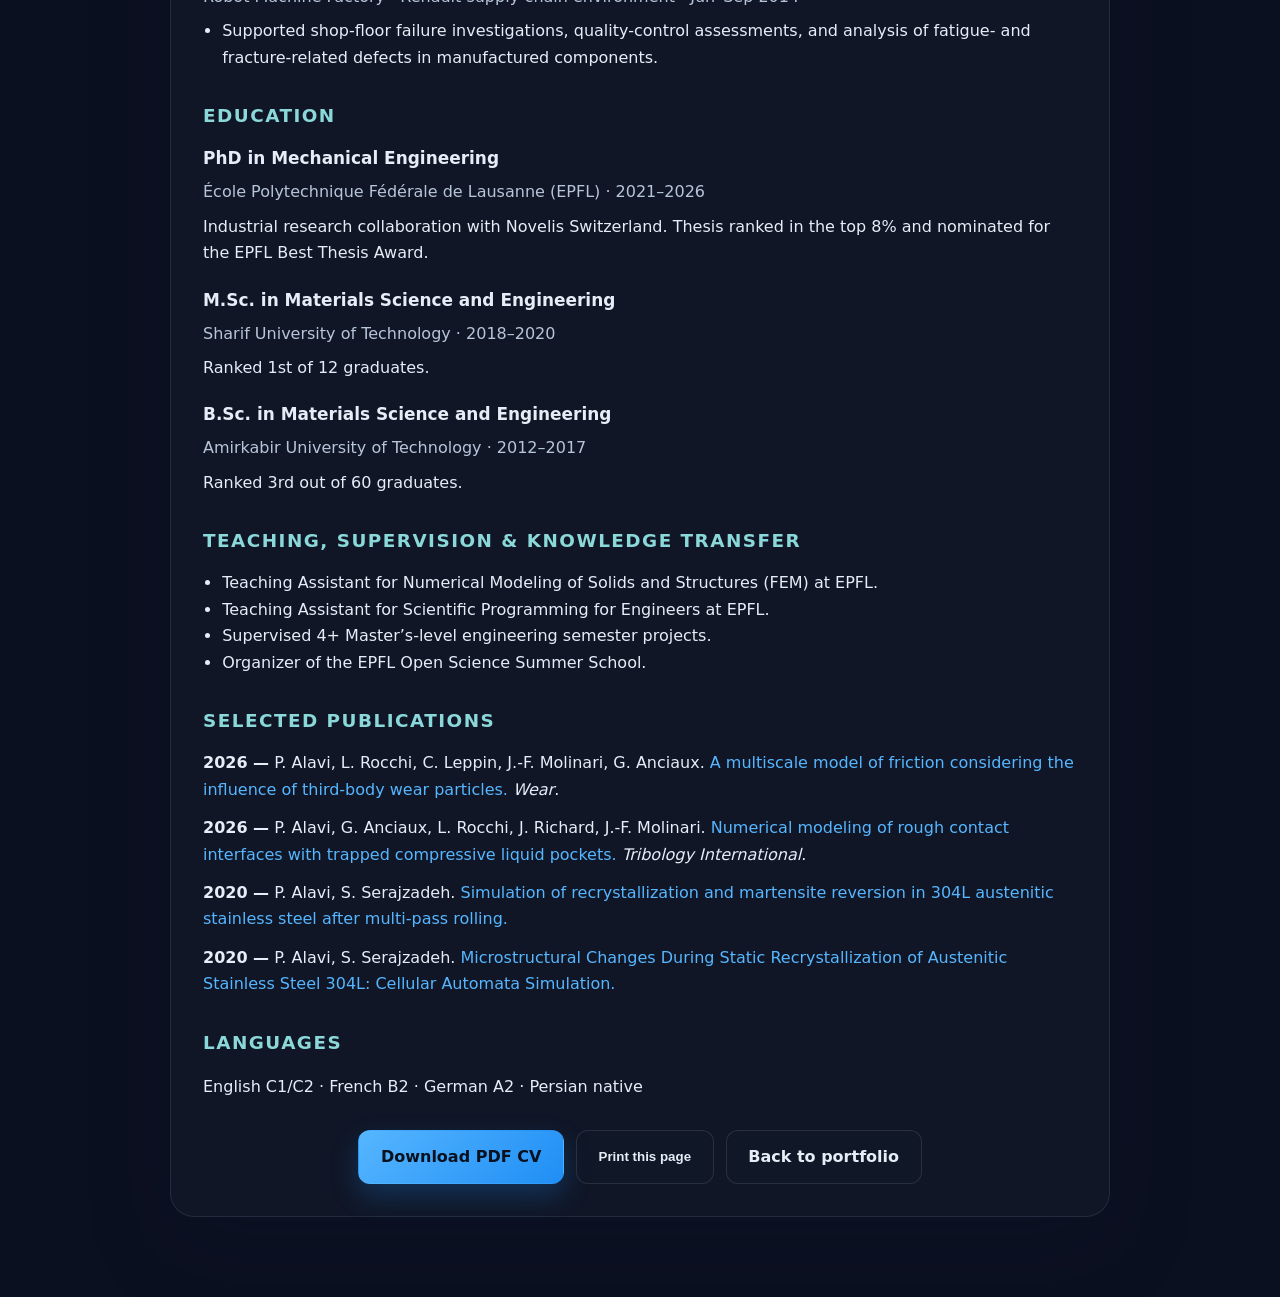
<file: cv.html>
<!DOCTYPE html>
<html lang="en">
  <head>
    <meta charset="UTF-8" />
    <meta name="viewport" content="width=device-width, initial-scale=1.0" />
    <title>Parissa Alavi, PhD | CV</title>
    <link rel="icon" href="assets/favicon.svg" type="image/svg+xml" />
    <link rel="stylesheet" href="styles.css" />
    <style>
      body {
        background: #0b1020;
      }

      .cv-page {
        max-width: 980px;
        margin: 0 auto;
        padding: 48px 20px 80px;
      }

      .cv-document {
        background: rgba(17, 24, 39, 0.9);
        border: 1px solid rgba(148, 163, 184, 0.15);
        border-radius: 24px;
        padding: 32px;
        box-shadow: 0 25px 80px rgba(15, 23, 42, 0.3);
      }

      h1, h2, h3, p, li {
        color: var(--text, #e5edf7);
      }

      .cv-header {
        display: flex;
        justify-content: space-between;
        gap: 1.5rem;
        align-items: end;
        border-bottom: 1px solid rgba(148, 163, 184, 0.18);
        padding-bottom: 20px;
        margin-bottom: 28px;
      }

      .cv-header h1 {
        margin: 0;
        font-size: clamp(2rem, 4vw, 3rem);
      }

      .cv-header .subtitle {
        margin: 6px 0 0;
        color: var(--accent, #8ad8d9);
        font-weight: 600;
      }

      .cv-meta {
        color: var(--muted, #b7c5d9);
        text-align: right;
        font-size: 0.95rem;
      }

      .cv-meta p {
        margin: 3px 0;
        color: var(--muted, #b7c5d9);
      }

      .cv-meta a {
        color: var(--primary, #56b6ff);
      }

      .cv-section {
        margin-bottom: 30px;
      }

      .cv-section h2 {
        margin: 0 0 14px;
        font-size: 1.15rem;
        color: var(--accent, #8ad8d9);
        text-transform: uppercase;
        letter-spacing: 0.08em;
      }

      .cv-entry {
        margin-bottom: 20px;
      }

      .cv-entry h3 {
        margin: 0 0 4px;
        font-size: 1.06rem;
      }

      .cv-role {
        color: var(--muted, #b7c5d9);
        margin: 0 0 8px;
      }

      .cv-entry p {
        margin-top: 6px;
      }

      .cv-two-col {
        display: grid;
        grid-template-columns: 1fr 1fr;
        gap: 24px;
      }

      ul {
        margin: 0;
        padding-left: 1.2rem;
      }

      .publication-cv {
        margin: 0 0 12px;
      }

      .publication-cv a {
        color: var(--primary, #56b6ff);
      }

      .download-bar {
        display: flex;
        justify-content: center;
        flex-wrap: wrap;
        gap: 12px;
        margin-top: 26px;
      }

      @media (max-width: 700px) {
        .cv-header {
          flex-direction: column;
          align-items: flex-start;
        }

        .cv-meta {
          text-align: left;
        }

        .cv-two-col {
          grid-template-columns: 1fr;
        }
      }

      @media print {
        body {
          background: white;
        }

        .cv-page {
          max-width: none;
          padding: 0;
        }

        .cv-document {
          background: white;
          border: 0;
          box-shadow: none;
          color: #111827;
          border-radius: 0;
          padding: 0;
        }

        h1, h2, h3, p, li,
        .cv-meta p,
        .cv-role {
          color: #111827 !important;
        }

        .cv-section h2,
        .cv-header .subtitle,
        .cv-meta a,
        .publication-cv a {
          color: #1f5f83 !important;
        }

        .download-bar {
          display: none;
        }

        a {
          text-decoration: none;
        }
      }
    </style>
  </head>
  <body>
    <div class="cv-page">
      <div class="cv-document">
        <header class="cv-header">
          <div>
            <h1>Parissa Alavi, PhD</h1>
            <p class="subtitle">Mechanical & Materials Engineer · Computational Modelling</p>
          </div>
          <div class="cv-meta">
            <p>Lausanne, Switzerland</p>
            <p><a href="https://mail.google.com/mail/?view=cm&fs=1&to=ParissaAlavi@gmail.com" target="_blank" rel="noopener noreferrer">ParissaAlavi@gmail.com</a></p>
            <p><a href="https://www.linkedin.com/in/parissa-alavi-0193b795/">linkedin.com/in/parissa-alavi-0193b795</a></p>
            <p><a href="https://gitlab.com/parissa_al/tamaas">github.com/Parissa-Alavi</a></p>
          </div>
        </header>

        <section class="cv-section">
          <h2>Profile</h2>
          <p>
            Mechanical and materials engineer with a PhD from EPFL and 6+ years of experience in
            computational mechanics, experimental materials characterization, scientific computing, and physics-based modelling. Experienced in
            nonlinear mechanics, contact and tribology, multiscale methods, metal forming, microstructure
            evolution, and industrial R&D. Combines hands-on mechanical testing, metallography and phase characterization with custom Python/C++ numerical tools, connecting simulation results with experimental and industrial data.
          </p>
        </section>

        <section class="cv-section">
          <h2>Technical skills</h2>
          <div class="cv-two-col">
            <ul>
              <li><strong>Programming:</strong> Python, C++, MATLAB, Bash, Git, Linux</li>
              <li><strong>Numerical methods:</strong> FEM, BEM, DEM, iterative solvers, conjugate-gradient methods</li>
              <li><strong>Simulation:</strong> Abaqus/CAE, COMSOL Multiphysics, SolidWorks, LAMMPS</li>
            </ul>
            <ul>
              <li><strong>Mechanics:</strong> nonlinear mechanics, plasticity, contact mechanics, thermomechanics</li>
              <li><strong>Materials:</strong> aluminium alloys, stainless steels, metal forming, fatigue, wear, failure analysis</li>
              <li><strong>Data & AI:</strong> NumPy, SciPy, scikit-learn, neural-network surrogates, model validation</li>
            </ul>
          </div>
        </section>

        <section class="cv-section">
          <h2>Professional & research experience</h2>

          <div class="cv-entry">
            <h3>Research Assistant (PhD Fellow) — Mechanical & Materials R&D</h3>
            <p class="cv-role">EPFL, in collaboration with Novelis Switzerland · 2021–2026</p>
            <ul>
              <li>Developed and validated a multiscale modelling framework for friction, lubrication, rough-surface evolution, and third-body wear in aluminium sheet-metal forming.</li>
              <li>Combined BEM, DEM, and FEM approaches to connect microscale interface mechanisms to full-scale engineering behaviour.</li>
              <li>Implemented custom numerical algorithms, iterative solvers, and automated analysis workflows in Python and C++.</li>
              <li>Processed surface measurements and industrial datasets for model calibration and quantitative validation.</li>
              <li>Worked directly with Novelis engineers to translate industrial forming questions into predictive modelling tools and engineering conclusions.</li>
            </ul>
          </div>

          <div class="cv-entry">
            <h3>Research Assistant — Materials Modelling & Mechanical Behaviour</h3>
            <p class="cv-role">Sharif University of Technology · 2018–2020</p>
            <ul>
              <li>Developed a coupled finite-element–cellular automata framework for deformation, recrystallization, and martensite reversion in 304L stainless steel.</li>
              <li>Performed tensile testing, heat treatment, and microstructural characterization for model calibration and validation.</li>
              <li>Developed neural-network surrogate models to accelerate prediction of metallurgical phase transformations.</li>
            </ul>
          </div>

          <div class="cv-entry">
            <h3>Research Assistant — Metallic Component Failure Analysis</h3>
            <p class="cv-role">Amirkabir University of Technology · Railway-sector collaboration · 2016–2017</p>
            <ul>
              <li>Investigated fatigue and failure mechanisms in welded railway wheels using mechanical, metallurgical, and microstructural analysis.</li>
              <li>Studied thermomechanical processing and heat treatment to improve wear resistance and component lifetime.</li>
            </ul>
          </div>

          <div class="cv-entry">
            <h3>Fracture Analysis & Manufacturing Quality Intern</h3>
            <p class="cv-role">Robot Machine Factory · Renault supply-chain environment · Jun–Sep 2014</p>
            <ul>
              <li>Supported shop-floor failure investigations, quality-control assessments, and analysis of fatigue- and fracture-related defects in manufactured components.</li>
            </ul>
          </div>
        </section>

        <section class="cv-section">
          <h2>Education</h2>
          <div class="cv-entry">
            <h3>PhD in Mechanical Engineering</h3>
            <p class="cv-role">École Polytechnique Fédérale de Lausanne (EPFL) · 2021–2026</p>
            <p>Industrial research collaboration with Novelis Switzerland. Thesis ranked in the top 8% and nominated for the EPFL Best Thesis Award.</p>
          </div>
          <div class="cv-entry">
            <h3>M.Sc. in Materials Science and Engineering</h3>
            <p class="cv-role">Sharif University of Technology · 2018–2020</p>
            <p>Ranked 1st of 12 graduates.</p>
          </div>
          <div class="cv-entry">
            <h3>B.Sc. in Materials Science and Engineering</h3>
            <p class="cv-role">Amirkabir University of Technology · 2012–2017</p>
            <p>Ranked 3rd out of 60 graduates.</p>
          </div>
        </section>

        <section class="cv-section">
          <h2>Teaching, supervision & knowledge transfer</h2>
          <ul>
            <li>Teaching Assistant for Numerical Modeling of Solids and Structures (FEM) at EPFL.</li>
            <li>Teaching Assistant for Scientific Programming for Engineers at EPFL.</li>
            <li>Supervised 4+ Master’s-level engineering semester projects.</li>
            <li>Organizer of the EPFL Open Science Summer School.</li>
          </ul>
        </section>

        <section class="cv-section">
          <h2>Selected publications</h2>
          <p class="publication-cv"><strong>2026 —</strong> P. Alavi, L. Rocchi, C. Leppin, J.-F. Molinari, G. Anciaux. <a href="https://doi.org/10.1016/j.wear.2026.206719">A multiscale model of friction considering the influence of third-body wear particles.</a> <em>Wear</em>.</p>
          <p class="publication-cv"><strong>2026 —</strong> P. Alavi, G. Anciaux, L. Rocchi, J. Richard, J.-F. Molinari. <a href="https://doi.org/10.1016/j.triboint.2025.111142">Numerical modeling of rough contact interfaces with trapped compressive liquid pockets.</a> <em>Tribology International</em>.</p>
          <p class="publication-cv"><strong>2020 —</strong> P. Alavi, S. Serajzadeh. <a href="https://doi.org/10.1007/s41939-020-00072-4">Simulation of recrystallization and martensite reversion in 304L austenitic stainless steel after multi-pass rolling.</a></p>
          <p class="publication-cv"><strong>2020 —</strong> P. Alavi, S. Serajzadeh. <a href="https://doi.org/10.1007/s13632-020-00623-8">Microstructural Changes During Static Recrystallization of Austenitic Stainless Steel 304L: Cellular Automata Simulation.</a></p>
        </section>

        <section class="cv-section">
          <h2>Languages</h2>
          <p>English C1/C2 · French B2 · German A2 · Persian native</p>
        </section>

        <div class="download-bar">
          <a class="button primary" href="assets/Parissa_Alavi_CV.pdf" download>Download PDF CV</a>
          <button class="button secondary" type="button" onclick="window.print()">Print this page</button>
          <a class="button secondary" href="index.html">Back to portfolio</a>
        </div>
      </div>
    </div>
    <script>
      if (window.location.hash === '#print') {
        window.addEventListener('load', () => setTimeout(() => window.print(), 300));
      }
    </script>
  </body>
</html>
</file>
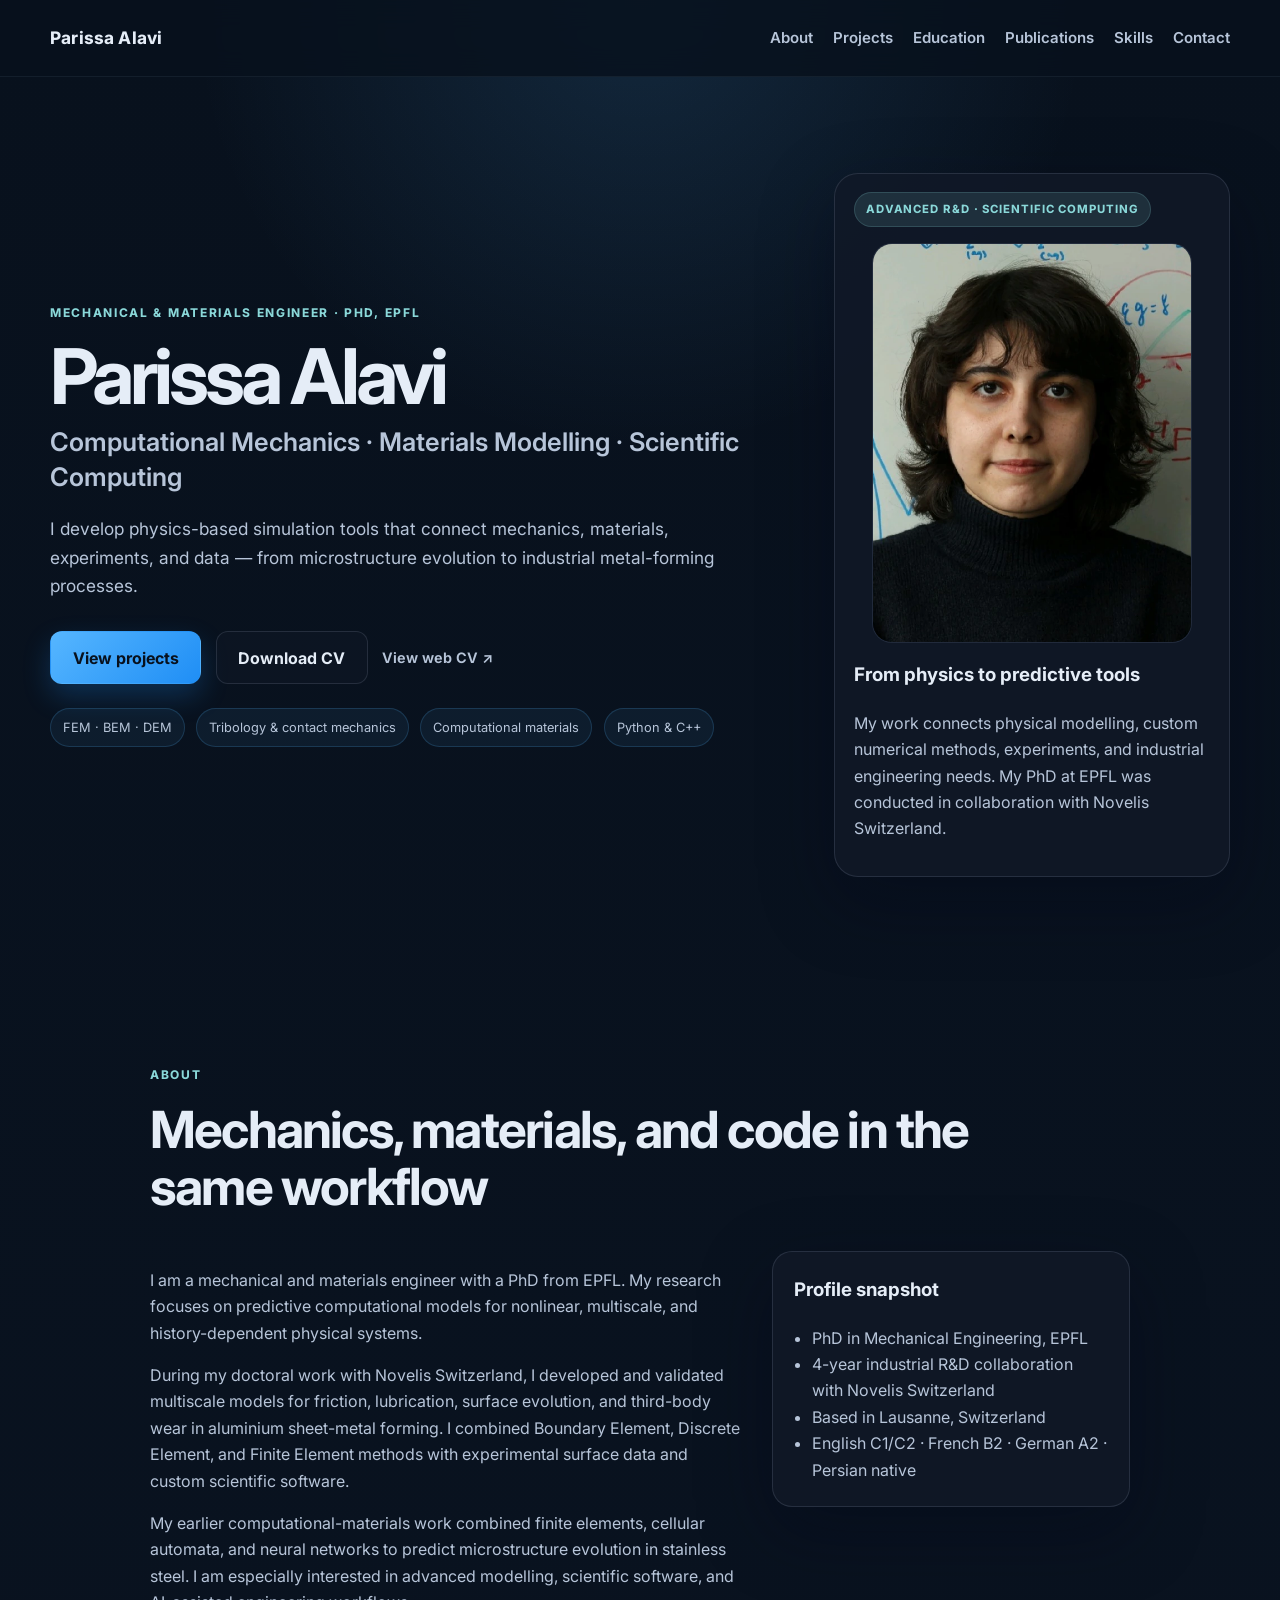
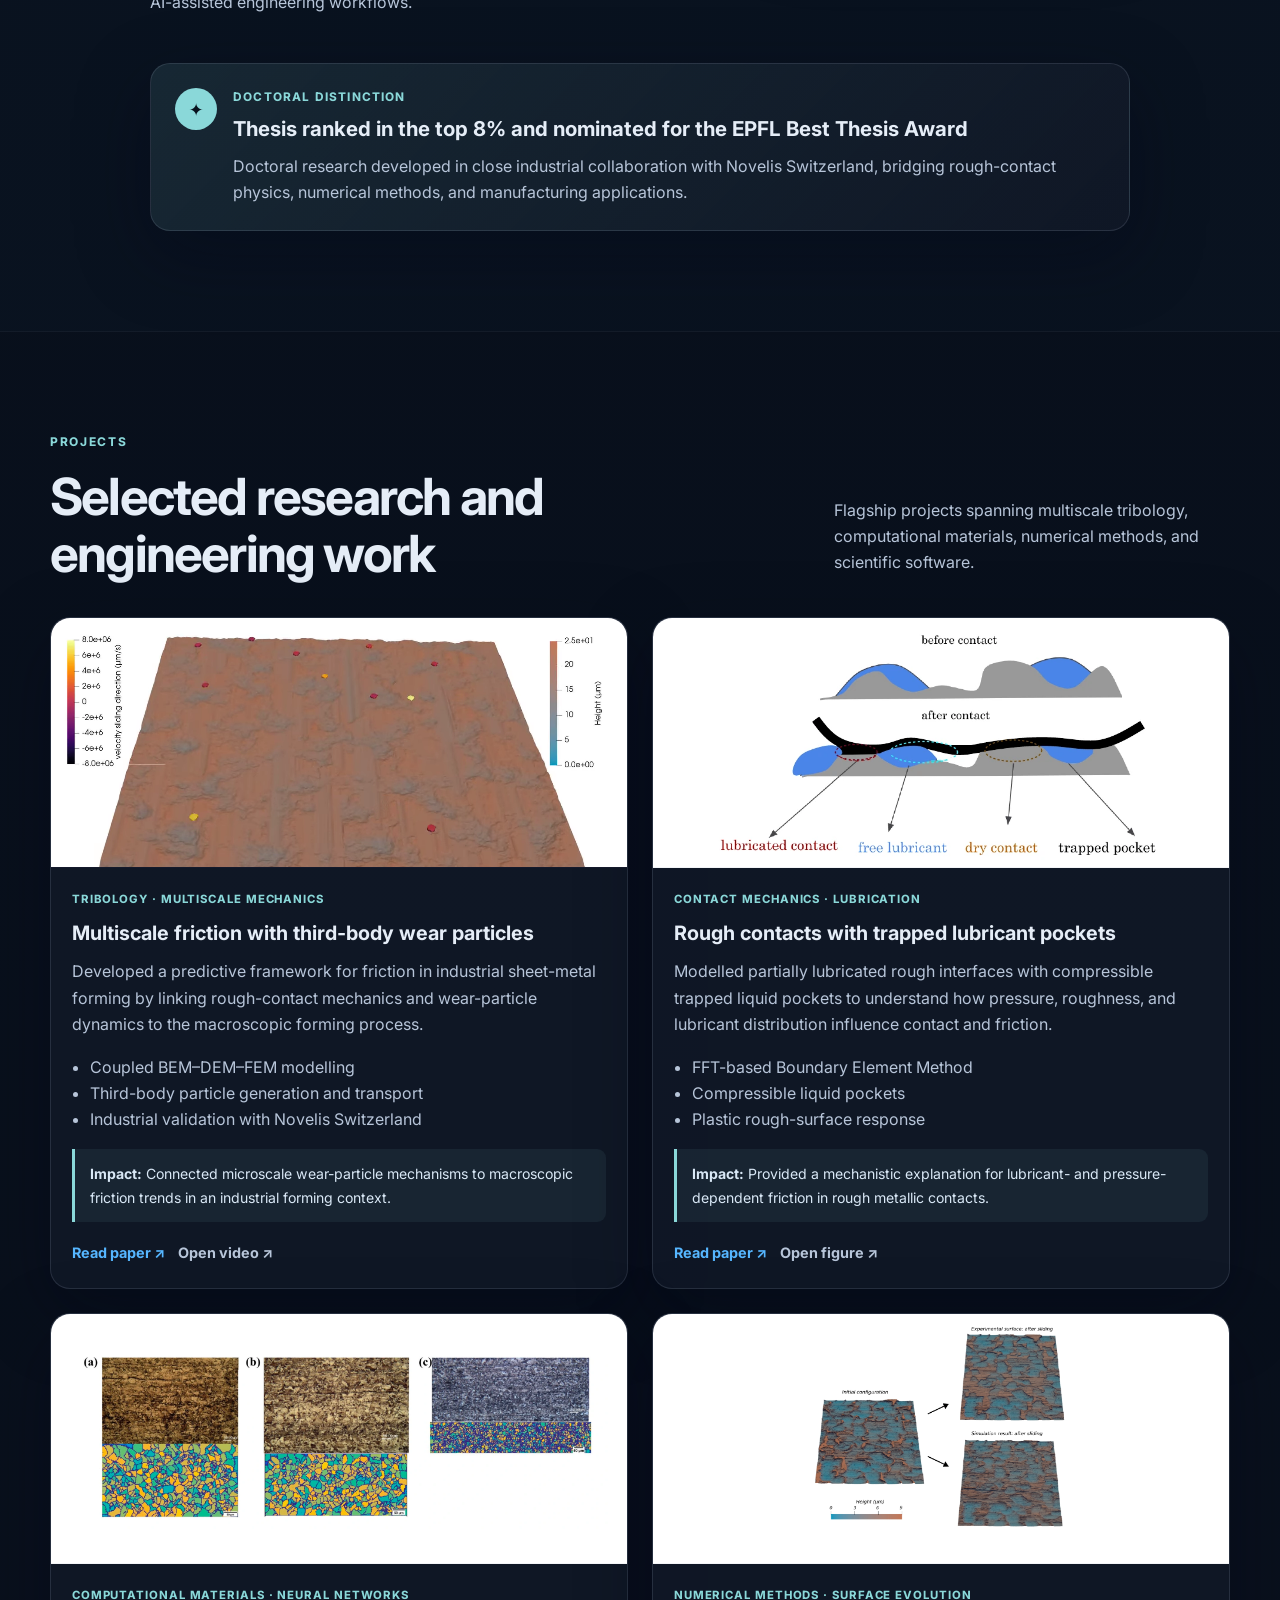
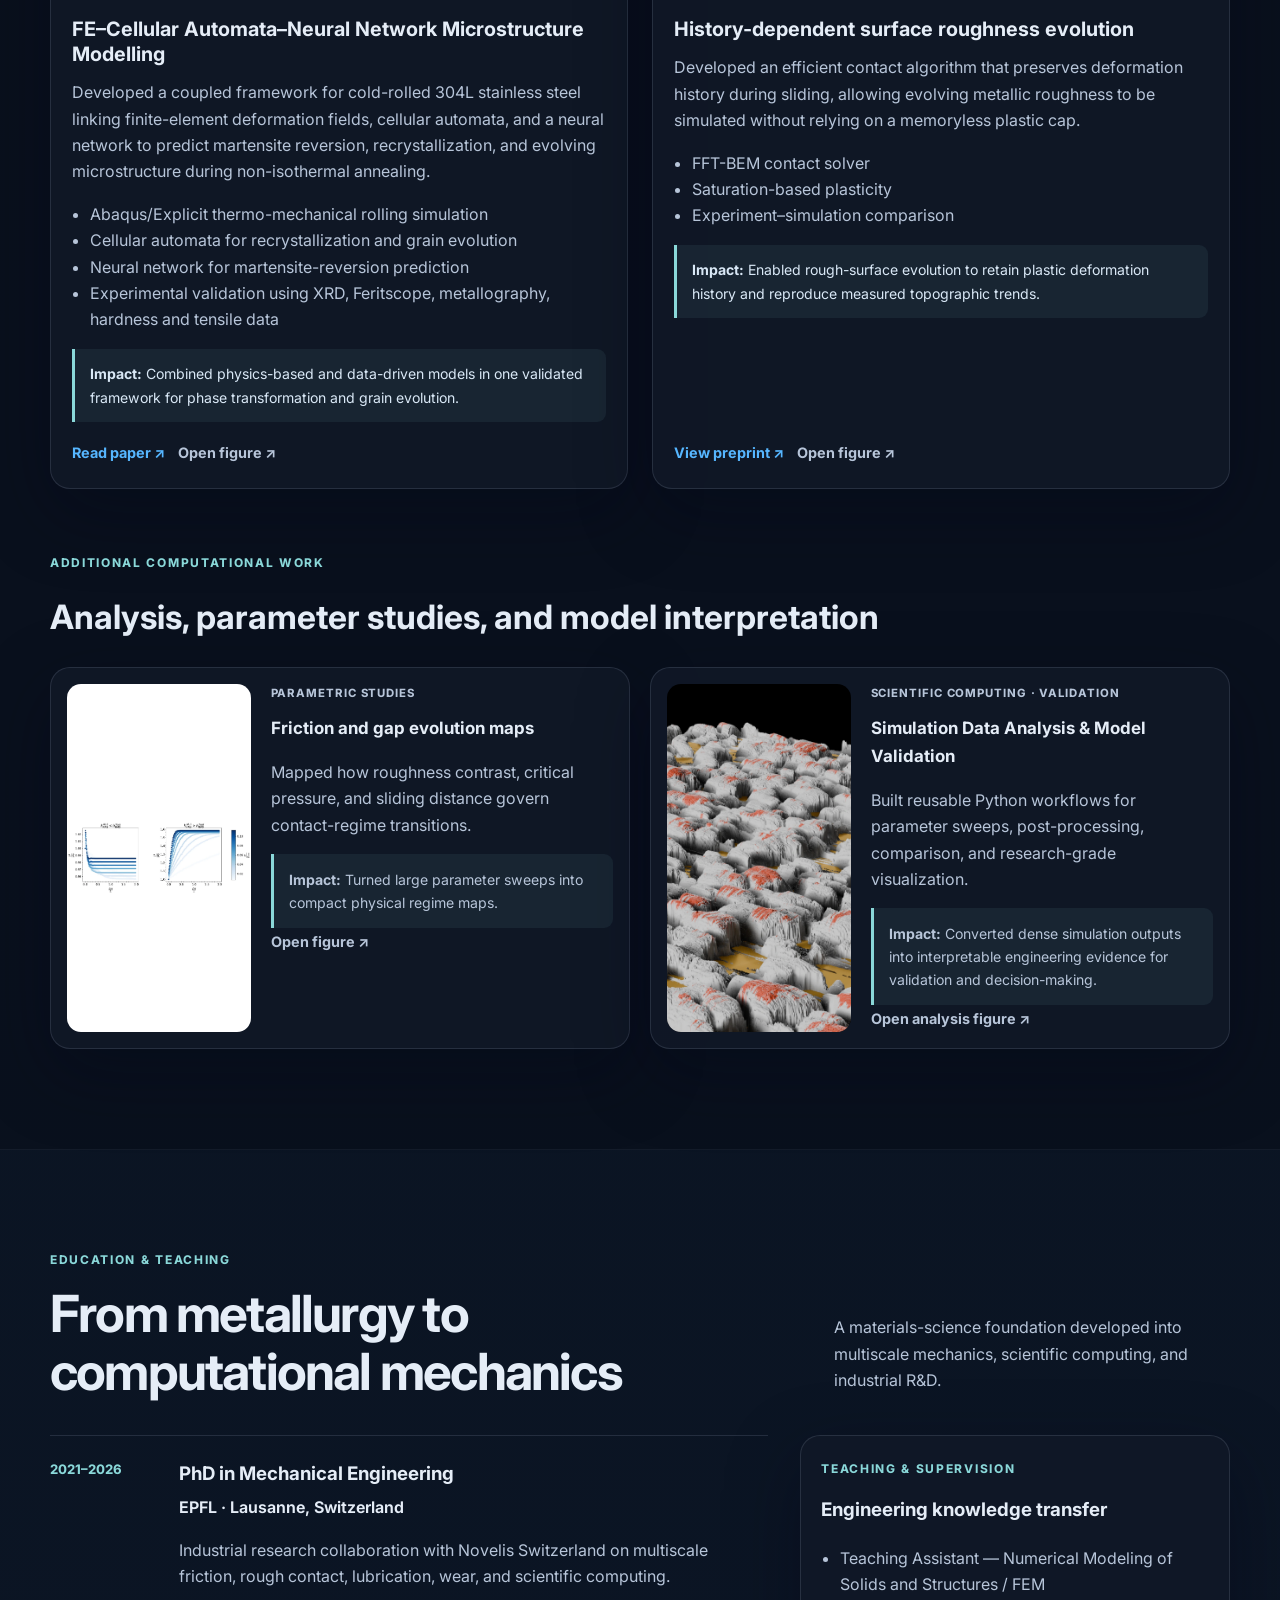
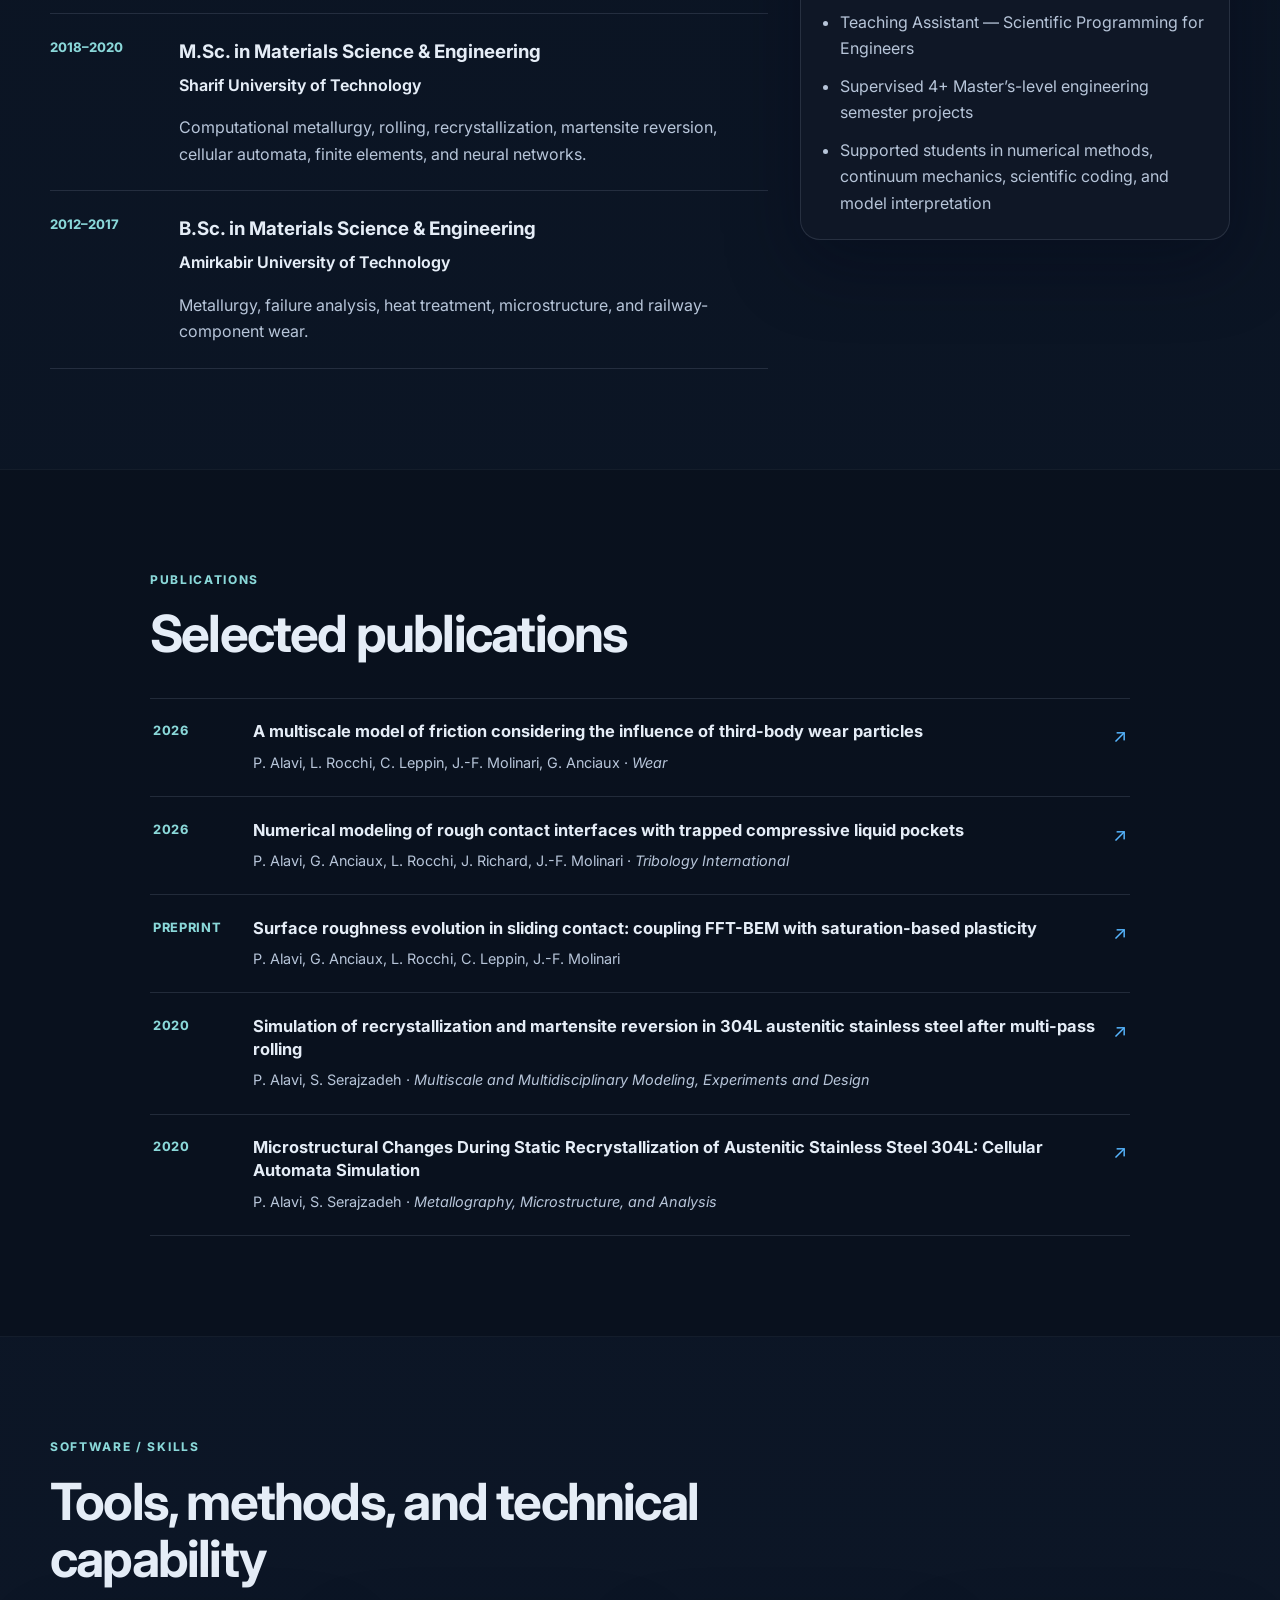
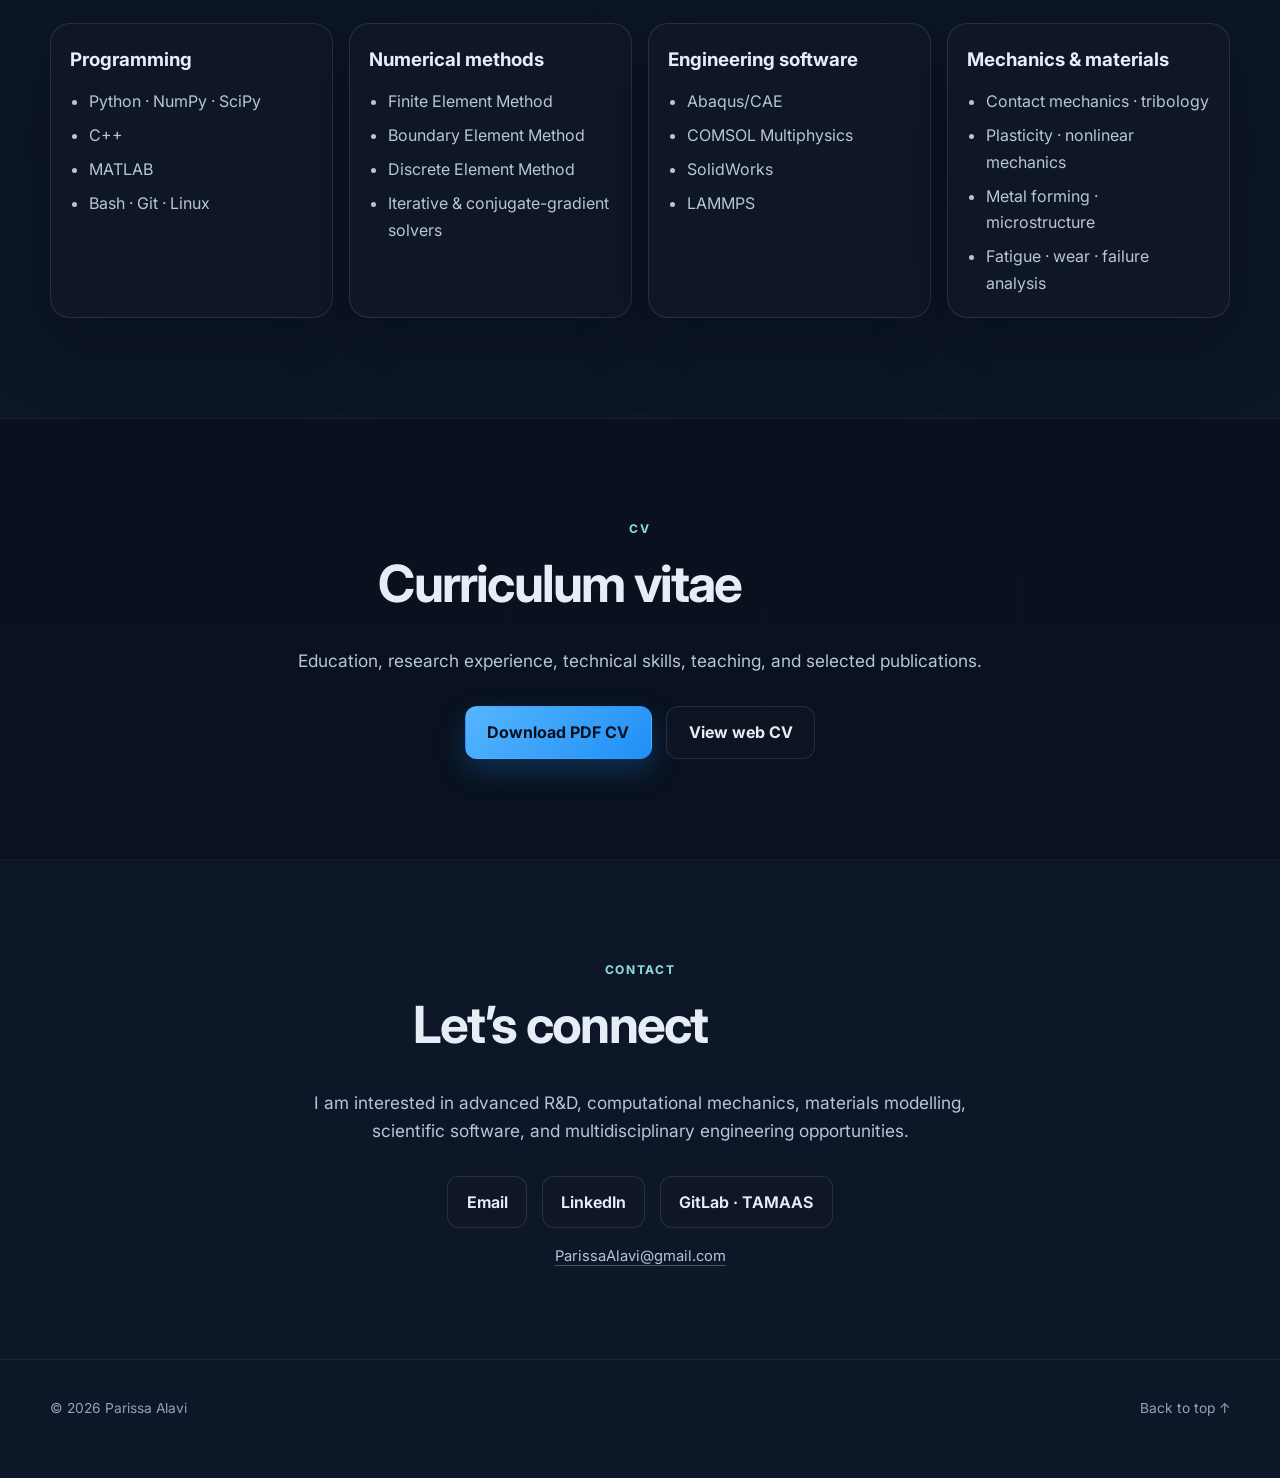
<file: index_old.html>
<!DOCTYPE html>
<html lang="en">
  <head>
    <meta charset="UTF-8" />
    <meta name="viewport" content="width=device-width, initial-scale=1.0" />

    <title>Parissa Alavi, PhD | Computational Mechanics & Materials</title>
    <meta
      name="description"
      content="Parissa Alavi, PhD — computational mechanics, materials modelling, tribology, scientific computing, and physics-based R&D."
    />
    <meta name="theme-color" content="#08111d" />
    <link rel="canonical" href="https://parissa-alavi.github.io/" />

    <meta property="og:type" content="website" />
    <meta property="og:title" content="Parissa Alavi, PhD | Computational Mechanics & Materials" />
    <meta
      property="og:description"
      content="Physics-based simulation, multiscale mechanics, computational materials, and scientific software."
    />
    <meta property="og:url" content="https://parissa-alavi.github.io/" />
    <meta property="og:image" content="https://parissa-alavi.github.io/assets/social-preview.jpg" />
    <meta property="og:image:width" content="1200" />
    <meta property="og:image:height" content="630" />
    <meta property="og:image:alt" content="Parissa Alavi, PhD — Computational Mechanics and Materials Modelling" />

    <meta name="twitter:card" content="summary_large_image" />
    <meta name="twitter:title" content="Parissa Alavi, PhD | Computational Mechanics & Materials" />
    <meta
      name="twitter:description"
      content="Physics-based simulation, multiscale mechanics, computational materials, and scientific software."
    />
    <meta name="twitter:image" content="https://parissa-alavi.github.io/assets/social-preview.jpg" />

    <link rel="icon" href="assets/favicon.svg" type="image/svg+xml" />
    <link rel="preconnect" href="https://fonts.googleapis.com" />
    <link rel="preconnect" href="https://fonts.gstatic.com" crossorigin />
    <link
      href="https://fonts.googleapis.com/css2?family=Inter:wght@400;500;600;700;800&display=swap"
      rel="stylesheet"
    />
    <link rel="stylesheet" href="styles.css" />
    <script defer src="script.js"></script>

    <script type="application/ld+json">
    {
      "@context": "https://schema.org",
      "@type": "Person",
      "name": "Parissa Alavi",
      "honorificSuffix": "PhD",
      "url": "https://parissa-alavi.github.io/",
      "sameAs": [
        "https://www.linkedin.com/in/parissa-alavi-0193b795/",
        "https://gitlab.com/parissa_al/tamaas"
      ],
      "jobTitle": "Mechanical & Materials Engineer",
      "alumniOf": {
        "@type": "CollegeOrUniversity",
        "name": "EPFL"
      }
    }
    </script>
  </head>

  <body>
    <a class="skip-link" href="#main-content">Skip to main content</a>

    <header class="site-header">
      <div class="container nav-wrap">
        <a href="#home" class="brand" aria-label="Parissa Alavi homepage">Parissa Alavi</a>

        <button
          class="nav-toggle"
          type="button"
          aria-label="Open navigation"
          aria-expanded="false"
          aria-controls="site-nav"
        >
          <span aria-hidden="true"></span>
          <span aria-hidden="true"></span>
          <span aria-hidden="true"></span>
        </button>

        <nav class="site-nav" id="site-nav" aria-label="Main navigation">
          <a href="#about">About</a>
          <a href="#projects">Projects</a>
          <a href="#experience">Education</a>
          <a href="#publications">Publications</a>
          <a href="#skills">Skills</a>
          <a href="#contact">Contact</a>
        </nav>
      </div>
    </header>

    <main id="main-content">
      <section id="home" class="hero">
        <div class="container hero-grid">
          <div class="hero-copy">
            <p class="eyebrow">Mechanical & Materials Engineer · PhD, EPFL</p>
            <h1>Parissa Alavi</h1>
            <h2>Computational Mechanics · Materials Modelling · Scientific Computing</h2>
            <p class="lead">
              I develop physics-based simulation tools that connect mechanics, materials, experiments,
              and data — from microstructure evolution to industrial metal-forming processes.
            </p>

            <div class="cta-group">
              <a class="button primary" href="#projects">View projects</a>
              <a class="button secondary" href="assets/Parissa_Alavi_CV.pdf" download>Download CV</a>
              <a class="text-action" href="cv.html">View web CV <span aria-hidden="true">↗</span></a>
            </div>

            <ul class="mini-meta" aria-label="Research focus areas">
              <li>FEM · BEM · DEM</li>
              <li>Tribology & contact mechanics</li>
              <li>Computational materials</li>
              <li>Python & C++</li>
            </ul>
          </div>

          <aside class="hero-card" aria-label="Professional profile summary">
            <div class="profile-badge">Advanced R&D · Scientific Computing</div>
            <div class="portrait-frame">
              <img
                src="assets/parissa-portrait.webp"
                alt="Parissa Alavi"
                width="320"
                height="400"
                fetchpriority="high"
              />
            </div>
            <div class="card-content">
              <h3>From physics to predictive tools</h3>
              <p>
                My work connects physical modelling, custom numerical methods, experiments,
                and industrial engineering needs. My PhD at EPFL was conducted in collaboration
                with Novelis Switzerland.
              </p>
            </div>
          </aside>
        </div>
      </section>

      <section id="about" class="section">
        <div class="container narrow">
          <div class="section-heading">
            <p class="eyebrow">About</p>
            <h2>Mechanics, materials, and code in the same workflow</h2>
          </div>

          <div class="about-grid">
            <div class="about-copy">
              <p>
                I am a mechanical and materials engineer with a PhD from EPFL. My research focuses on
                predictive computational models for nonlinear, multiscale, and history-dependent physical systems.
              </p>
              <p>
                During my doctoral work with Novelis Switzerland, I developed and validated multiscale
                models for friction, lubrication, surface evolution, and third-body wear in aluminium
                sheet-metal forming. I combined Boundary Element, Discrete Element, and Finite Element
                methods with experimental surface data and custom scientific software.
              </p>
              <p>
                My earlier computational-materials work combined finite elements, cellular automata,
                and neural networks to predict microstructure evolution in stainless steel. I am especially
                interested in advanced modelling, scientific software, and AI-assisted engineering workflows.
              </p>
            </div>

            <aside class="info-panel">
              <h3>Profile snapshot</h3>
              <ul>
                <li>PhD in Mechanical Engineering, EPFL</li>
                <li>4-year industrial R&D collaboration with Novelis Switzerland</li>
                <li>Based in Lausanne, Switzerland</li>
                <li>English C1/C2 · French B2 · German A2 · Persian native</li>
              </ul>
            </aside>
          </div>

          <div class="achievement-card" aria-label="Doctoral thesis distinction">
            <div class="achievement-icon" aria-hidden="true">✦</div>
            <div>
              <p class="achievement-kicker">Doctoral distinction</p>
              <h3>Thesis ranked in the top 8% and nominated for the EPFL Best Thesis Award</h3>
              <p>
                Doctoral research developed in close industrial collaboration with Novelis Switzerland,
                bridging rough-contact physics, numerical methods, and manufacturing applications.
              </p>
            </div>
          </div>
        </div>
      </section>

      <section id="projects" class="section alt">
        <div class="container">
          <div class="section-heading section-heading-wide">
            <div>
              <p class="eyebrow">Projects</p>
              <h2>Selected research and engineering work</h2>
            </div>
            <p>
              Flagship projects spanning multiscale tribology, computational materials,
              numerical methods, and scientific software.
            </p>
          </div>

          <div class="project-grid">
            <article class="project-card">
              <div class="project-figure figure-video">
                <video
                  class="project-video"
                  autoplay
                  muted
                  loop
                  playsinline
                  controls
                  preload="metadata"
                  poster="assets/wear_particles_poster.webp"
                  aria-label="Third-body wear-particle simulation over a rough surface"
                >
                  <source src="assets/wear_particles_simulation.webm" type="video/webm" />
                  <source src="assets/wear_particles_simulation.mp4" type="video/mp4" />
                  Your browser does not support embedded video.
                </video>
              </div>
              <div class="project-body">
                <div class="project-tag">Tribology · Multiscale Mechanics</div>
                <h3>Multiscale friction with third-body wear particles</h3>
                <p>
                  Developed a predictive framework for friction in industrial sheet-metal forming by
                  linking rough-contact mechanics and wear-particle dynamics to the macroscopic forming process.
                </p>
                <ul>
                  <li>Coupled BEM–DEM–FEM modelling</li>
                  <li>Third-body particle generation and transport</li>
                  <li>Industrial validation with Novelis Switzerland</li>
                </ul>
                <p class="impact"><strong>Impact:</strong> Connected microscale wear-particle mechanisms to macroscopic friction trends in an industrial forming context.</p>
                <div class="project-actions">
                  <a class="project-link" href="https://doi.org/10.1016/j.wear.2026.206719" target="_blank" rel="noopener noreferrer">Read paper <span aria-hidden="true">↗</span></a>
                  <a class="project-link subtle" href="assets/wear_particles_simulation.mp4" target="_blank" rel="noopener noreferrer">Open video <span aria-hidden="true">↗</span></a>
                </div>
              </div>
            </article>

            <article class="project-card">
              <div class="project-figure figure-light">
                <img
                  src="assets/contact_types.webp"
                  alt="Schematic of lubricated contact, free lubricant, dry contact, and trapped lubricant pockets"
                  loading="lazy"
                />
              </div>
              <div class="project-body">
                <div class="project-tag">Contact Mechanics · Lubrication</div>
                <h3>Rough contacts with trapped lubricant pockets</h3>
                <p>
                  Modelled partially lubricated rough interfaces with compressible trapped liquid pockets
                  to understand how pressure, roughness, and lubricant distribution influence contact and friction.
                </p>
                <ul>
                  <li>FFT-based Boundary Element Method</li>
                  <li>Compressible liquid pockets</li>
                  <li>Plastic rough-surface response</li>
                </ul>
                <p class="impact"><strong>Impact:</strong> Provided a mechanistic explanation for lubricant- and pressure-dependent friction in rough metallic contacts.</p>
                <div class="project-actions">
                  <a class="project-link" href="https://doi.org/10.1016/j.triboint.2025.111142" target="_blank" rel="noopener noreferrer">Read paper <span aria-hidden="true">↗</span></a>
                  <a class="project-link subtle" href="assets/Contact_types_kinematic.pdf" target="_blank" rel="noopener noreferrer">Open figure <span aria-hidden="true">↗</span></a>
                </div>
              </div>
            </article>

            <article class="project-card">
              <div class="project-figure figure-light microstructure-figure">
                <img
                  src="assets/microstructure_modeling.webp"
                  alt="Predicted and experimental 304L stainless-steel microstructures after annealing for different rolling conditions"
                  loading="lazy"
                />
              </div>
              <div class="project-body">
                <div class="project-tag">Computational Materials · Neural Networks</div>
                <h3>FE–Cellular Automata–Neural Network Microstructure Modelling</h3>
                <p>
                  Developed a coupled framework for cold-rolled 304L stainless steel linking finite-element
                  deformation fields, cellular automata, and a neural network to predict martensite reversion,
                  recrystallization, and evolving microstructure during non-isothermal annealing.
                </p>
                <ul>
                  <li>Abaqus/Explicit thermo-mechanical rolling simulation</li>
                  <li>Cellular automata for recrystallization and grain evolution</li>
                  <li>Neural network for martensite-reversion prediction</li>
                  <li>Experimental validation using XRD, Feritscope, metallography, hardness and tensile data</li>
                </ul>
                <p class="impact"><strong>Impact:</strong> Combined physics-based and data-driven models in one validated framework for phase transformation and grain evolution.</p>
                <div class="project-actions">
                  <a class="project-link" href="https://doi.org/10.1007/s41939-020-00072-4" target="_blank" rel="noopener noreferrer">Read paper <span aria-hidden="true">↗</span></a>
                  <a class="project-link subtle" href="assets/microstructure_modeling.webp" target="_blank" rel="noopener noreferrer">Open figure <span aria-hidden="true">↗</span></a>
                </div>
              </div>
            </article>

            <article class="project-card">
              <div class="project-figure figure-light">
                <img
                  src="assets/experimental_vs_simulation_surface.webp"
                  alt="Initial rough surface compared with experimental and simulated surfaces after sliding"
                  loading="lazy"
                />
              </div>
              <div class="project-body">
                <div class="project-tag">Numerical Methods · Surface Evolution</div>
                <h3>History-dependent surface roughness evolution</h3>
                <p>
                  Developed an efficient contact algorithm that preserves deformation history during sliding,
                  allowing evolving metallic roughness to be simulated without relying on a memoryless plastic cap.
                </p>
                <ul>
                  <li>FFT-BEM contact solver</li>
                  <li>Saturation-based plasticity</li>
                  <li>Experiment–simulation comparison</li>
                </ul>
                <p class="impact"><strong>Impact:</strong> Enabled rough-surface evolution to retain plastic deformation history and reproduce measured topographic trends.</p>
                <div class="project-actions">
                  <a class="project-link" href="https://papers.ssrn.com/sol3/papers.cfm?abstract_id=5761260" target="_blank" rel="noopener noreferrer">View preprint <span aria-hidden="true">↗</span></a>
                  <a class="project-link subtle" href="assets/comparision_exp_surf.pdf" target="_blank" rel="noopener noreferrer">Open figure <span aria-hidden="true">↗</span></a>
                </div>
              </div>
            </article>
          </div>

          <div class="additional-work">
            <div class="additional-heading">
              <p class="eyebrow">Additional computational work</p>
              <h3>Analysis, parameter studies, and model interpretation</h3>
            </div>

            <div class="compact-project-grid">
              <article class="compact-project">
                <div class="compact-media figure-light">
                  <img
                    src="assets/gap_mu_ke_evolution.webp"
                    alt="Normalized friction evolution under different pressure and roughness conditions"
                    loading="lazy"
                  />
                </div>
                <div>
                  <p class="project-tag">Parametric Studies</p>
                  <h4>Friction and gap evolution maps</h4>
                  <p>Mapped how roughness contrast, critical pressure, and sliding distance govern contact-regime transitions.</p>
                  <p class="impact"><strong>Impact:</strong> Turned large parameter sweeps into compact physical regime maps.</p>
                  <a class="project-link subtle" href="assets/Gap_muKE_evolution_ratio_colorbar.pdf" target="_blank" rel="noopener noreferrer">Open figure <span aria-hidden="true">↗</span></a>
                </div>
              </article>

              <article class="compact-project">
                <div class="compact-media quantitative-media">
                  <img
                    src="assets/surface_contact_3d.webp"
                    alt="Three-dimensional rough-surface contact visualization used for simulation analysis"
                    loading="lazy"
                  />
                </div>
                <div>
                  <p class="project-tag">Scientific Computing · Validation</p>
                  <h4>Simulation Data Analysis & Model Validation</h4>
                  <p>Built reusable Python workflows for parameter sweeps, post-processing, comparison, and research-grade visualization.</p>
                  <p class="impact"><strong>Impact:</strong> Converted dense simulation outputs into interpretable engineering evidence for validation and decision-making.</p>
                  <a class="project-link subtle" href="assets/comp_Def_evolution_logmapped_colorbar.pdf" target="_blank" rel="noopener noreferrer">Open analysis figure <span aria-hidden="true">↗</span></a>
                </div>
              </article>
            </div>
          </div>
        </div>
      </section>

      <section id="experience" class="section">
        <div class="container">
          <div class="section-heading section-heading-wide">
            <div>
              <p class="eyebrow">Education & teaching</p>
              <h2>From metallurgy to computational mechanics</h2>
            </div>
            <p>
              A materials-science foundation developed into multiscale mechanics,
              scientific computing, and industrial R&D.
            </p>
          </div>

          <div class="experience-grid">
            <div class="timeline" aria-label="Education timeline">
              <article class="timeline-item">
                <span class="timeline-date">2021–2026</span>
                <div>
                  <h3>PhD in Mechanical Engineering</h3>
                  <p class="timeline-place">EPFL · Lausanne, Switzerland</p>
                  <p>Industrial research collaboration with Novelis Switzerland on multiscale friction, rough contact, lubrication, wear, and scientific computing.</p>
                </div>
              </article>

              <article class="timeline-item">
                <span class="timeline-date">2018–2020</span>
                <div>
                  <h3>M.Sc. in Materials Science & Engineering</h3>
                  <p class="timeline-place">Sharif University of Technology</p>
                  <p>Computational metallurgy, rolling, recrystallization, martensite reversion, cellular automata, finite elements, and neural networks.</p>
                </div>
              </article>

              <article class="timeline-item">
                <span class="timeline-date">2012–2017</span>
                <div>
                  <h3>B.Sc. in Materials Science & Engineering</h3>
                  <p class="timeline-place">Amirkabir University of Technology</p>
                  <p>Metallurgy, failure analysis, heat treatment, microstructure, and railway-component wear.</p>
                </div>
              </article>
            </div>

            <aside class="teaching-panel">
              <p class="eyebrow">Teaching & supervision</p>
              <h3>Engineering knowledge transfer</h3>
              <ul>
                <li>Teaching Assistant — Numerical Modeling of Solids and Structures / FEM</li>
                <li>Teaching Assistant — Scientific Programming for Engineers</li>
                <li>Supervised 4+ Master’s-level engineering semester projects</li>
                <li>Supported students in numerical methods, continuum mechanics, scientific coding, and model interpretation</li>
              </ul>
            </aside>
          </div>
        </div>
      </section>

      <section id="publications" class="section alt">
        <div class="container narrow">
          <div class="section-heading">
            <p class="eyebrow">Publications</p>
            <h2>Selected publications</h2>
          </div>

          <div class="publication-list">
            <a class="publication-item" href="https://doi.org/10.1016/j.wear.2026.206719" target="_blank" rel="noopener noreferrer">
              <span class="year">2026</span>
              <div>
                <h3>A multiscale model of friction considering the influence of third-body wear particles</h3>
                <p>P. Alavi, L. Rocchi, C. Leppin, J.-F. Molinari, G. Anciaux · <em>Wear</em></p>
              </div>
              <span class="pub-arrow" aria-hidden="true">↗</span>
            </a>

            <a class="publication-item" href="https://doi.org/10.1016/j.triboint.2025.111142" target="_blank" rel="noopener noreferrer">
              <span class="year">2026</span>
              <div>
                <h3>Numerical modeling of rough contact interfaces with trapped compressive liquid pockets</h3>
                <p>P. Alavi, G. Anciaux, L. Rocchi, J. Richard, J.-F. Molinari · <em>Tribology International</em></p>
              </div>
              <span class="pub-arrow" aria-hidden="true">↗</span>
            </a>

            <a class="publication-item" href="https://papers.ssrn.com/sol3/papers.cfm?abstract_id=5761260" target="_blank" rel="noopener noreferrer">
              <span class="year">Preprint</span>
              <div>
                <h3>Surface roughness evolution in sliding contact: coupling FFT-BEM with saturation-based plasticity</h3>
                <p>P. Alavi, G. Anciaux, L. Rocchi, C. Leppin, J.-F. Molinari</p>
              </div>
              <span class="pub-arrow" aria-hidden="true">↗</span>
            </a>

            <a class="publication-item" href="https://doi.org/10.1007/s41939-020-00072-4" target="_blank" rel="noopener noreferrer">
              <span class="year">2020</span>
              <div>
                <h3>Simulation of recrystallization and martensite reversion in 304L austenitic stainless steel after multi-pass rolling</h3>
                <p>P. Alavi, S. Serajzadeh · <em>Multiscale and Multidisciplinary Modeling, Experiments and Design</em></p>
              </div>
              <span class="pub-arrow" aria-hidden="true">↗</span>
            </a>

            <a class="publication-item" href="https://doi.org/10.1007/s13632-020-00623-8" target="_blank" rel="noopener noreferrer">
              <span class="year">2020</span>
              <div>
                <h3>Microstructural Changes During Static Recrystallization of Austenitic Stainless Steel 304L: Cellular Automata Simulation</h3>
                <p>P. Alavi, S. Serajzadeh · <em>Metallography, Microstructure, and Analysis</em></p>
              </div>
              <span class="pub-arrow" aria-hidden="true">↗</span>
            </a>
          </div>
        </div>
      </section>

      <section id="skills" class="section">
        <div class="container">
          <div class="section-heading">
            <p class="eyebrow">Software / Skills</p>
            <h2>Tools, methods, and technical capability</h2>
          </div>

          <div class="skills-grid">
            <article class="skill-panel">
              <h3>Programming</h3>
              <ul>
                <li>Python · NumPy · SciPy</li>
                <li>C++</li>
                <li>MATLAB</li>
                <li>Bash · Git · Linux</li>
              </ul>
            </article>

            <article class="skill-panel">
              <h3>Numerical methods</h3>
              <ul>
                <li>Finite Element Method</li>
                <li>Boundary Element Method</li>
                <li>Discrete Element Method</li>
                <li>Iterative & conjugate-gradient solvers</li>
              </ul>
            </article>

            <article class="skill-panel">
              <h3>Engineering software</h3>
              <ul>
                <li>Abaqus/CAE</li>
                <li>COMSOL Multiphysics</li>
                <li>SolidWorks</li>
                <li>LAMMPS</li>
              </ul>
            </article>

            <article class="skill-panel">
              <h3>Mechanics & materials</h3>
              <ul>
                <li>Contact mechanics · tribology</li>
                <li>Plasticity · nonlinear mechanics</li>
                <li>Metal forming · microstructure</li>
                <li>Fatigue · wear · failure analysis</li>
              </ul>
            </article>
          </div>
        </div>
      </section>

      <section id="cv" class="section cv-section-home alt">
        <div class="container narrow center">
          <div class="section-heading">
            <p class="eyebrow">CV</p>
            <h2>Curriculum vitae</h2>
          </div>
          <p class="lead centered-lead">
            Education, research experience, technical skills, teaching, and selected publications.
          </p>
          <div class="cv-actions">
            <a class="button primary" href="assets/Parissa_Alavi_CV.pdf" download>Download PDF CV</a>
            <a class="button secondary" href="cv.html" target="_blank" rel="noopener noreferrer">View web CV</a>
          </div>
        </div>
      </section>

      <section id="contact" class="section contact-block">
        <div class="container narrow center">
          <div class="section-heading">
            <p class="eyebrow">Contact</p>
            <h2>Let’s connect</h2>
          </div>
          <p class="lead centered-lead">
            I am interested in advanced R&D, computational mechanics, materials modelling,
            scientific software, and multidisciplinary engineering opportunities.
          </p>
          <div class="contact-links">
            <a
              href="https://mail.google.com/mail/?view=cm&fs=1&to=ParissaAlavi@gmail.com"
              target="_blank"
              rel="noopener noreferrer"
              aria-label="Compose an email to Parissa Alavi in Gmail"
            >Email</a>
            <a href="https://www.linkedin.com/in/parissa-alavi-0193b795/" target="_blank" rel="noopener noreferrer">LinkedIn</a>
            <a href="https://gitlab.com/parissa_al/tamaas" target="_blank" rel="noopener noreferrer">GitLab · TAMAAS</a>
          </div>
          <p class="contact-email-text">
            <a href="https://mail.google.com/mail/?view=cm&fs=1&to=ParissaAlavi@gmail.com" target="_blank" rel="noopener noreferrer">ParissaAlavi@gmail.com</a>
          </p>
        </div>
      </section>
    </main>

    <footer class="site-footer">
      <div class="container footer-wrap">
        <p>© <span id="year"></span> Parissa Alavi</p>
        <a href="#home">Back to top <span aria-hidden="true">↑</span></a>
      </div>
    </footer>
  </body>
</html>
</file>
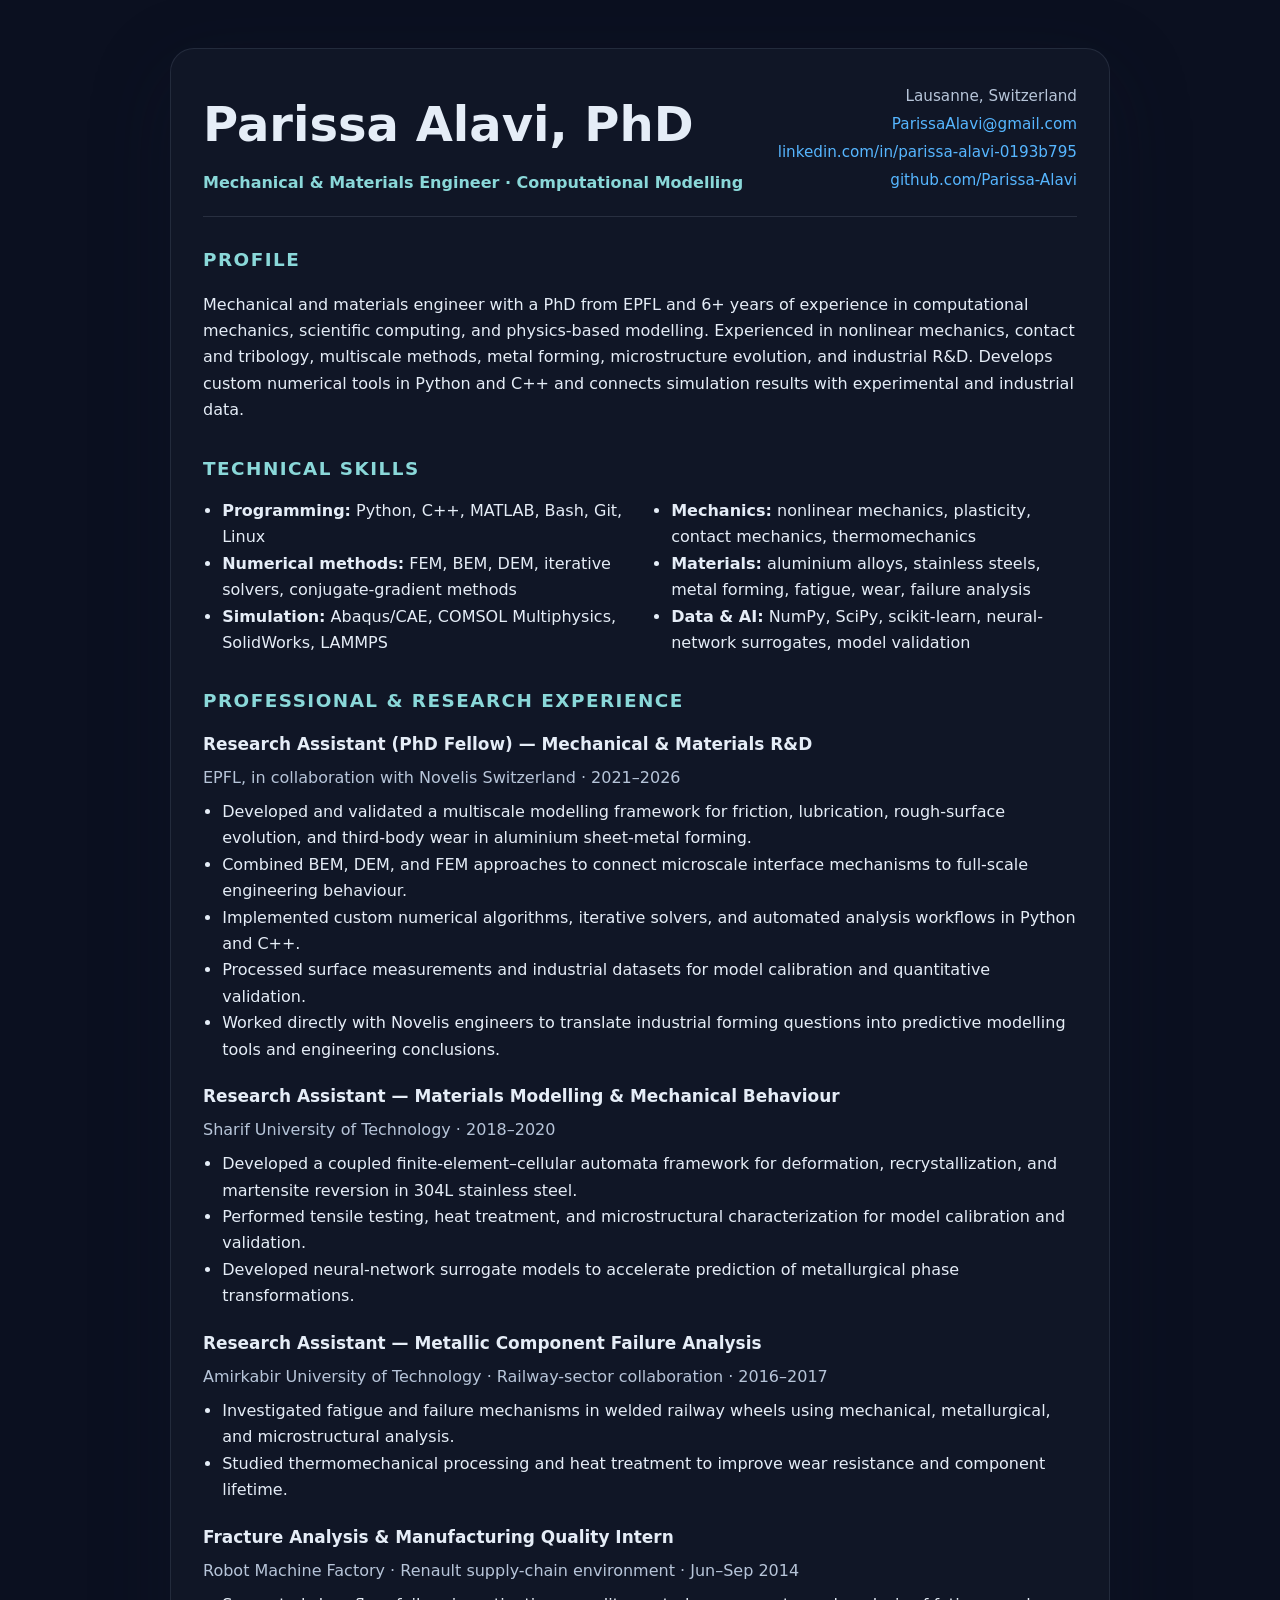
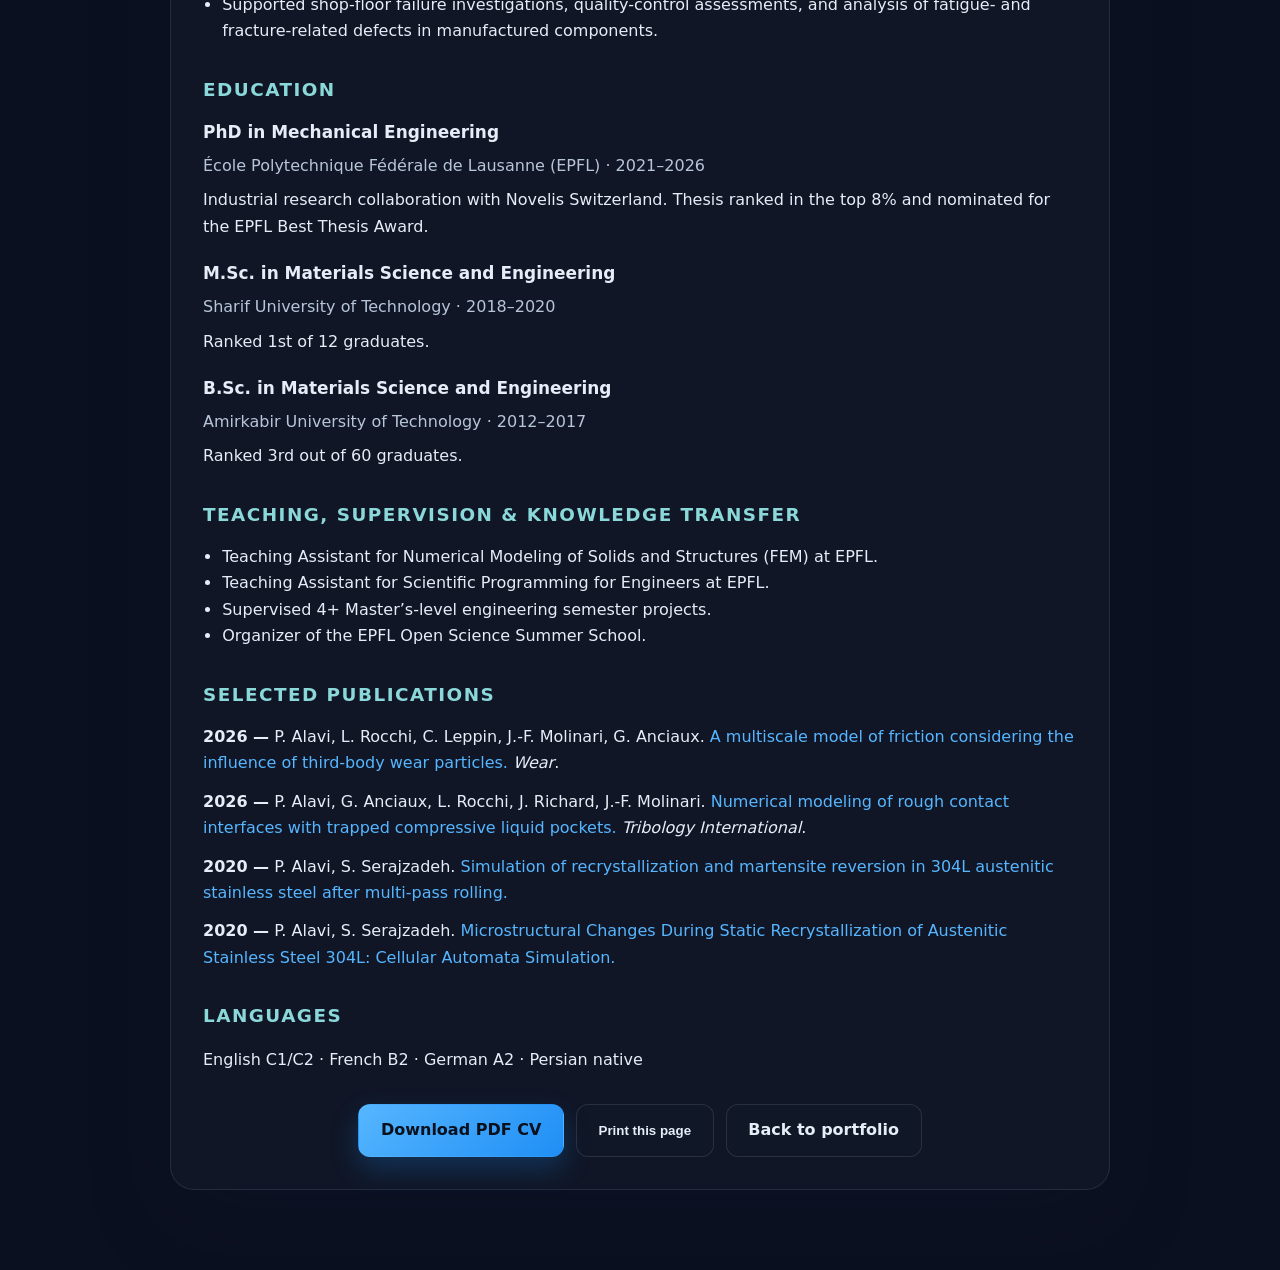
<file: old/cv.html>
<!DOCTYPE html>
<html lang="en">
  <head>
    <meta charset="UTF-8" />
    <meta name="viewport" content="width=device-width, initial-scale=1.0" />
    <title>Parissa Alavi, PhD | CV</title>
    <link rel="icon" href="assets/favicon.svg" type="image/svg+xml" />
    <link rel="stylesheet" href="styles.css" />
    <style>
      body {
        background: #0b1020;
      }

      .cv-page {
        max-width: 980px;
        margin: 0 auto;
        padding: 48px 20px 80px;
      }

      .cv-document {
        background: rgba(17, 24, 39, 0.9);
        border: 1px solid rgba(148, 163, 184, 0.15);
        border-radius: 24px;
        padding: 32px;
        box-shadow: 0 25px 80px rgba(15, 23, 42, 0.3);
      }

      h1, h2, h3, p, li {
        color: var(--text, #e5edf7);
      }

      .cv-header {
        display: flex;
        justify-content: space-between;
        gap: 1.5rem;
        align-items: end;
        border-bottom: 1px solid rgba(148, 163, 184, 0.18);
        padding-bottom: 20px;
        margin-bottom: 28px;
      }

      .cv-header h1 {
        margin: 0;
        font-size: clamp(2rem, 4vw, 3rem);
      }

      .cv-header .subtitle {
        margin: 6px 0 0;
        color: var(--accent, #8ad8d9);
        font-weight: 600;
      }

      .cv-meta {
        color: var(--muted, #b7c5d9);
        text-align: right;
        font-size: 0.95rem;
      }

      .cv-meta p {
        margin: 3px 0;
        color: var(--muted, #b7c5d9);
      }

      .cv-meta a {
        color: var(--primary, #56b6ff);
      }

      .cv-section {
        margin-bottom: 30px;
      }

      .cv-section h2 {
        margin: 0 0 14px;
        font-size: 1.15rem;
        color: var(--accent, #8ad8d9);
        text-transform: uppercase;
        letter-spacing: 0.08em;
      }

      .cv-entry {
        margin-bottom: 20px;
      }

      .cv-entry h3 {
        margin: 0 0 4px;
        font-size: 1.06rem;
      }

      .cv-role {
        color: var(--muted, #b7c5d9);
        margin: 0 0 8px;
      }

      .cv-entry p {
        margin-top: 6px;
      }

      .cv-two-col {
        display: grid;
        grid-template-columns: 1fr 1fr;
        gap: 24px;
      }

      ul {
        margin: 0;
        padding-left: 1.2rem;
      }

      .publication-cv {
        margin: 0 0 12px;
      }

      .publication-cv a {
        color: var(--primary, #56b6ff);
      }

      .download-bar {
        display: flex;
        justify-content: center;
        flex-wrap: wrap;
        gap: 12px;
        margin-top: 26px;
      }

      @media (max-width: 700px) {
        .cv-header {
          flex-direction: column;
          align-items: flex-start;
        }

        .cv-meta {
          text-align: left;
        }

        .cv-two-col {
          grid-template-columns: 1fr;
        }
      }

      @media print {
        body {
          background: white;
        }

        .cv-page {
          max-width: none;
          padding: 0;
        }

        .cv-document {
          background: white;
          border: 0;
          box-shadow: none;
          color: #111827;
          border-radius: 0;
          padding: 0;
        }

        h1, h2, h3, p, li,
        .cv-meta p,
        .cv-role {
          color: #111827 !important;
        }

        .cv-section h2,
        .cv-header .subtitle,
        .cv-meta a,
        .publication-cv a {
          color: #1f5f83 !important;
        }

        .download-bar {
          display: none;
        }

        a {
          text-decoration: none;
        }
      }
    </style>
  </head>
  <body>
    <div class="cv-page">
      <div class="cv-document">
        <header class="cv-header">
          <div>
            <h1>Parissa Alavi, PhD</h1>
            <p class="subtitle">Mechanical & Materials Engineer · Computational Modelling</p>
          </div>
          <div class="cv-meta">
            <p>Lausanne, Switzerland</p>
            <p><a href="https://mail.google.com/mail/?view=cm&fs=1&to=ParissaAlavi@gmail.com" target="_blank" rel="noopener noreferrer">ParissaAlavi@gmail.com</a></p>
            <p><a href="https://www.linkedin.com/in/parissa-alavi-0193b795/">linkedin.com/in/parissa-alavi-0193b795</a></p>
            <p><a href="https://gitlab.com/parissa_al/tamaas">github.com/Parissa-Alavi</a></p>
          </div>
        </header>

        <section class="cv-section">
          <h2>Profile</h2>
          <p>
            Mechanical and materials engineer with a PhD from EPFL and 6+ years of experience in
            computational mechanics, scientific computing, and physics-based modelling. Experienced in
            nonlinear mechanics, contact and tribology, multiscale methods, metal forming, microstructure
            evolution, and industrial R&D. Develops custom numerical tools in Python and C++ and connects
            simulation results with experimental and industrial data.
          </p>
        </section>

        <section class="cv-section">
          <h2>Technical skills</h2>
          <div class="cv-two-col">
            <ul>
              <li><strong>Programming:</strong> Python, C++, MATLAB, Bash, Git, Linux</li>
              <li><strong>Numerical methods:</strong> FEM, BEM, DEM, iterative solvers, conjugate-gradient methods</li>
              <li><strong>Simulation:</strong> Abaqus/CAE, COMSOL Multiphysics, SolidWorks, LAMMPS</li>
            </ul>
            <ul>
              <li><strong>Mechanics:</strong> nonlinear mechanics, plasticity, contact mechanics, thermomechanics</li>
              <li><strong>Materials:</strong> aluminium alloys, stainless steels, metal forming, fatigue, wear, failure analysis</li>
              <li><strong>Data & AI:</strong> NumPy, SciPy, scikit-learn, neural-network surrogates, model validation</li>
            </ul>
          </div>
        </section>

        <section class="cv-section">
          <h2>Professional & research experience</h2>

          <div class="cv-entry">
            <h3>Research Assistant (PhD Fellow) — Mechanical & Materials R&D</h3>
            <p class="cv-role">EPFL, in collaboration with Novelis Switzerland · 2021–2026</p>
            <ul>
              <li>Developed and validated a multiscale modelling framework for friction, lubrication, rough-surface evolution, and third-body wear in aluminium sheet-metal forming.</li>
              <li>Combined BEM, DEM, and FEM approaches to connect microscale interface mechanisms to full-scale engineering behaviour.</li>
              <li>Implemented custom numerical algorithms, iterative solvers, and automated analysis workflows in Python and C++.</li>
              <li>Processed surface measurements and industrial datasets for model calibration and quantitative validation.</li>
              <li>Worked directly with Novelis engineers to translate industrial forming questions into predictive modelling tools and engineering conclusions.</li>
            </ul>
          </div>

          <div class="cv-entry">
            <h3>Research Assistant — Materials Modelling & Mechanical Behaviour</h3>
            <p class="cv-role">Sharif University of Technology · 2018–2020</p>
            <ul>
              <li>Developed a coupled finite-element–cellular automata framework for deformation, recrystallization, and martensite reversion in 304L stainless steel.</li>
              <li>Performed tensile testing, heat treatment, and microstructural characterization for model calibration and validation.</li>
              <li>Developed neural-network surrogate models to accelerate prediction of metallurgical phase transformations.</li>
            </ul>
          </div>

          <div class="cv-entry">
            <h3>Research Assistant — Metallic Component Failure Analysis</h3>
            <p class="cv-role">Amirkabir University of Technology · Railway-sector collaboration · 2016–2017</p>
            <ul>
              <li>Investigated fatigue and failure mechanisms in welded railway wheels using mechanical, metallurgical, and microstructural analysis.</li>
              <li>Studied thermomechanical processing and heat treatment to improve wear resistance and component lifetime.</li>
            </ul>
          </div>

          <div class="cv-entry">
            <h3>Fracture Analysis & Manufacturing Quality Intern</h3>
            <p class="cv-role">Robot Machine Factory · Renault supply-chain environment · Jun–Sep 2014</p>
            <ul>
              <li>Supported shop-floor failure investigations, quality-control assessments, and analysis of fatigue- and fracture-related defects in manufactured components.</li>
            </ul>
          </div>
        </section>

        <section class="cv-section">
          <h2>Education</h2>
          <div class="cv-entry">
            <h3>PhD in Mechanical Engineering</h3>
            <p class="cv-role">École Polytechnique Fédérale de Lausanne (EPFL) · 2021–2026</p>
            <p>Industrial research collaboration with Novelis Switzerland. Thesis ranked in the top 8% and nominated for the EPFL Best Thesis Award.</p>
          </div>
          <div class="cv-entry">
            <h3>M.Sc. in Materials Science and Engineering</h3>
            <p class="cv-role">Sharif University of Technology · 2018–2020</p>
            <p>Ranked 1st of 12 graduates.</p>
          </div>
          <div class="cv-entry">
            <h3>B.Sc. in Materials Science and Engineering</h3>
            <p class="cv-role">Amirkabir University of Technology · 2012–2017</p>
            <p>Ranked 3rd out of 60 graduates.</p>
          </div>
        </section>

        <section class="cv-section">
          <h2>Teaching, supervision & knowledge transfer</h2>
          <ul>
            <li>Teaching Assistant for Numerical Modeling of Solids and Structures (FEM) at EPFL.</li>
            <li>Teaching Assistant for Scientific Programming for Engineers at EPFL.</li>
            <li>Supervised 4+ Master’s-level engineering semester projects.</li>
            <li>Organizer of the EPFL Open Science Summer School.</li>
          </ul>
        </section>

        <section class="cv-section">
          <h2>Selected publications</h2>
          <p class="publication-cv"><strong>2026 —</strong> P. Alavi, L. Rocchi, C. Leppin, J.-F. Molinari, G. Anciaux. <a href="https://doi.org/10.1016/j.wear.2026.206719">A multiscale model of friction considering the influence of third-body wear particles.</a> <em>Wear</em>.</p>
          <p class="publication-cv"><strong>2026 —</strong> P. Alavi, G. Anciaux, L. Rocchi, J. Richard, J.-F. Molinari. <a href="https://doi.org/10.1016/j.triboint.2025.111142">Numerical modeling of rough contact interfaces with trapped compressive liquid pockets.</a> <em>Tribology International</em>.</p>
          <p class="publication-cv"><strong>2020 —</strong> P. Alavi, S. Serajzadeh. <a href="https://doi.org/10.1007/s41939-020-00072-4">Simulation of recrystallization and martensite reversion in 304L austenitic stainless steel after multi-pass rolling.</a></p>
          <p class="publication-cv"><strong>2020 —</strong> P. Alavi, S. Serajzadeh. <a href="https://doi.org/10.1007/s13632-020-00623-8">Microstructural Changes During Static Recrystallization of Austenitic Stainless Steel 304L: Cellular Automata Simulation.</a></p>
        </section>

        <section class="cv-section">
          <h2>Languages</h2>
          <p>English C1/C2 · French B2 · German A2 · Persian native</p>
        </section>

        <div class="download-bar">
          <a class="button primary" href="assets/Parissa_Alavi_CV.pdf" download>Download PDF CV</a>
          <button class="button secondary" type="button" onclick="window.print()">Print this page</button>
          <a class="button secondary" href="index.html">Back to portfolio</a>
        </div>
      </div>
    </div>
    <script>
      if (window.location.hash === '#print') {
        window.addEventListener('load', () => setTimeout(() => window.print(), 300));
      }
    </script>
  </body>
</html>
</file>
<file: styles.css>
:root {
  --bg: #08111d;
  --bg-soft: #0d1728;
  --panel: #0f172a;
  --panel-2: #111c30;
  --card: rgba(17, 24, 39, 0.88);
  --card-border: rgba(148, 163, 184, 0.18);
  --text: #e5edf7;
  --muted: #b7c5d9;
  --subtle: #94a3b8;
  --primary: #56b6ff;
  --primary-strong: #1f8ef5;
  --accent: #8ad8d9;
  --accent-soft: rgba(138, 216, 217, 0.12);
  --shadow: 0 24px 72px rgba(2, 6, 23, 0.34);
  --radius: 20px;
  --container: min(1180px, calc(100% - 32px));
}

*,
*::before,
*::after {
  box-sizing: border-box;
}

html {
  scroll-behavior: smooth;
  scroll-padding-top: 92px;
}

body {
  margin: 0;
  font-family: "Inter", system-ui, -apple-system, BlinkMacSystemFont, "Segoe UI", sans-serif;
  line-height: 1.65;
  color: var(--text);
  background:
    radial-gradient(circle at 50% 0%, rgba(86, 182, 255, 0.14), transparent 28rem),
    linear-gradient(180deg, var(--bg) 0%, var(--bg-soft) 100%);
  -webkit-font-smoothing: antialiased;
  text-rendering: optimizeLegibility;
}

body.nav-open {
  overflow: hidden;
}

a {
  color: inherit;
  text-decoration: none;
}

img,
video {
  max-width: 100%;
}

button,
a {
  -webkit-tap-highlight-color: transparent;
}

:focus-visible {
  outline: 3px solid var(--accent);
  outline-offset: 4px;
  border-radius: 4px;
}

::selection {
  color: #08111d;
  background: var(--accent);
}

.container {
  width: var(--container);
  margin-inline: auto;
}

.narrow {
  max-width: 980px;
}

.center {
  text-align: center;
}

.skip-link {
  position: fixed;
  top: 12px;
  left: 12px;
  z-index: 9999;
  padding: 10px 14px;
  color: #08111d;
  background: var(--accent);
  border-radius: 10px;
  font-weight: 700;
  transform: translateY(-150%);
  transition: transform 0.18s ease;
}

.skip-link:focus {
  transform: translateY(0);
}

.site-header {
  position: sticky;
  top: 0;
  z-index: 1000;
  border-bottom: 1px solid rgba(148, 163, 184, 0.09);
  background: rgba(8, 17, 29, 0.84);
  backdrop-filter: blur(14px);
}

.nav-wrap {
  display: flex;
  min-height: 76px;
  align-items: center;
  justify-content: space-between;
  gap: 28px;
}

.brand {
  font-size: 1.08rem;
  font-weight: 750;
  letter-spacing: 0.01em;
}

.site-nav {
  display: flex;
  align-items: center;
  gap: 1.25rem;
}

.site-nav a {
  color: var(--muted);
  font-size: 0.94rem;
  font-weight: 600;
  transition: color 0.2s ease;
}

.site-nav a:hover {
  color: var(--text);
}

.nav-toggle {
  display: none;
  width: 44px;
  height: 44px;
  padding: 10px;
  border: 0;
  background: transparent;
  cursor: pointer;
}

.nav-toggle span {
  display: block;
  width: 24px;
  height: 2px;
  margin: 5px auto;
  background: var(--text);
  border-radius: 2px;
  transition: transform 0.2s ease, opacity 0.2s ease;
}

.hero {
  padding: 96px 0 88px;
}

.hero-grid {
  display: grid;
  grid-template-columns: minmax(0, 1.35fr) minmax(320px, 0.75fr);
  gap: clamp(34px, 6vw, 72px);
  align-items: center;
}

.eyebrow {
  margin: 0 0 1rem;
  color: var(--accent);
  font-size: 0.75rem;
  font-weight: 750;
  letter-spacing: 0.14em;
  text-transform: uppercase;
}

.hero-copy h1 {
  margin: 0 0 0.7rem;
  font-size: clamp(3rem, 6vw, 5.4rem);
  line-height: 0.98;
  letter-spacing: -0.055em;
}

.hero-copy h2 {
  margin: 0 0 1.3rem;
  max-width: 780px;
  color: var(--muted);
  font-size: clamp(1.15rem, 2vw, 1.85rem);
  line-height: 1.35;
  font-weight: 600;
}

.lead {
  max-width: 66ch;
  margin-bottom: 1.9rem;
  color: var(--muted);
  font-size: 1.08rem;
}

.centered-lead {
  margin-inline: auto;
}

.cta-group,
.cv-actions {
  display: flex;
  flex-wrap: wrap;
  align-items: center;
  gap: 0.9rem;
  margin-bottom: 1.5rem;
}

.button {
  display: inline-flex;
  min-height: 48px;
  align-items: center;
  justify-content: center;
  padding: 0.78rem 1.35rem;
  border: 1px solid transparent;
  border-radius: 12px;
  font-weight: 700;
  transition: transform 0.18s ease, box-shadow 0.18s ease, border-color 0.18s ease, background 0.18s ease;
}

.button:hover {
  transform: translateY(-2px);
}

.button.primary {
  color: #08111d;
  background: linear-gradient(135deg, var(--primary), var(--primary-strong));
  box-shadow: 0 12px 28px rgba(31, 142, 245, 0.24);
}

.button.secondary {
  color: var(--text);
  background: rgba(17, 24, 39, 0.5);
  border-color: var(--card-border);
}

.text-action {
  color: var(--muted);
  font-size: 0.9rem;
  font-weight: 650;
}

.text-action:hover {
  color: var(--text);
}

.mini-meta {
  display: flex;
  flex-wrap: wrap;
  gap: 0.7rem;
  margin: 0;
  padding: 0;
  list-style: none;
}

.mini-meta li {
  padding: 0.48rem 0.75rem;
  color: var(--muted);
  background: rgba(86, 182, 255, 0.07);
  border: 1px solid rgba(86, 182, 255, 0.18);
  border-radius: 999px;
  font-size: 0.8rem;
}

.hero-card,
.info-panel,
.teaching-panel,
.skill-panel,
.project-card,
.compact-project,
.achievement-card {
  background: var(--card);
  border: 1px solid var(--card-border);
  box-shadow: var(--shadow);
}

.hero-card {
  padding: 1.15rem;
  border-radius: 24px;
}

.profile-badge {
  display: inline-flex;
  margin-bottom: 1rem;
  padding: 0.42rem 0.7rem;
  color: var(--accent);
  background: var(--accent-soft);
  border: 1px solid rgba(138, 216, 217, 0.18);
  border-radius: 999px;
  font-size: 0.71rem;
  font-weight: 750;
  letter-spacing: 0.08em;
  text-transform: uppercase;
}

.portrait-frame {
  width: min(100%, 320px);
  aspect-ratio: 4 / 5;
  margin: 0 auto 1.1rem;
  overflow: hidden;
  background: #0b1322;
  border: 1px solid rgba(148, 163, 184, 0.16);
  border-radius: 20px;
}

.portrait-frame img {
  display: block;
  width: 100%;
  height: 100%;
  object-fit: cover;
}

.card-content h3,
.skill-panel h3,
.info-panel h3,
.teaching-panel h3,
.timeline-item h3 {
  margin-top: 0;
}

.card-content p,
.about-copy p,
.info-panel li,
.teaching-panel li,
.timeline-item p,
.skill-panel li,
.compact-project p {
  color: var(--muted);
}

.section {
  padding: 100px 0;
}

.section.alt {
  background: rgba(8, 14, 25, 0.54);
  border-top: 1px solid rgba(148, 163, 184, 0.08);
  border-bottom: 1px solid rgba(148, 163, 184, 0.08);
}

.section-heading {
  margin-bottom: 2.2rem;
}

.section-heading h2 {
  max-width: 820px;
  margin: 0;
  font-size: clamp(2rem, 4vw, 3.2rem);
  line-height: 1.12;
  letter-spacing: -0.035em;
}

.section-heading-wide {
  display: grid;
  grid-template-columns: minmax(0, 1.3fr) minmax(260px, 0.7fr);
  gap: 48px;
  align-items: end;
}

.section-heading-wide > p {
  margin: 0 0 0.4rem;
  color: var(--muted);
}

.about-grid {
  display: grid;
  grid-template-columns: 1.25fr 0.75fr;
  gap: 1.6rem;
  align-items: start;
}

.info-panel,
.teaching-panel {
  padding: 1.45rem 1.3rem;
  border-radius: var(--radius);
}

.info-panel ul,
.teaching-panel ul,
.skill-panel ul,
.project-body ul {
  margin: 0;
  padding-left: 1.15rem;
}

.achievement-card {
  display: grid;
  grid-template-columns: auto 1fr;
  gap: 1rem;
  align-items: start;
  margin-top: 2rem;
  padding: 1.5rem;
  border-radius: var(--radius);
  background:
    linear-gradient(135deg, rgba(138, 216, 217, 0.11), rgba(17, 24, 39, 0.84));
}

.achievement-icon {
  display: grid;
  width: 42px;
  height: 42px;
  place-items: center;
  color: #08111d;
  background: var(--accent);
  border-radius: 50%;
  font-size: 1.1rem;
}

.achievement-kicker {
  margin: 0 0 0.25rem;
  color: var(--accent);
  font-size: 0.74rem;
  font-weight: 750;
  letter-spacing: 0.1em;
  text-transform: uppercase;
}

.achievement-card h3 {
  margin: 0 0 0.45rem;
  font-size: 1.28rem;
}

.achievement-card p:last-child {
  margin: 0;
  color: var(--muted);
}

.project-grid {
  display: grid;
  grid-template-columns: repeat(2, minmax(0, 1fr));
  gap: 1.5rem;
}

.project-card {
  display: flex;
  min-width: 0;
  overflow: hidden;
  flex-direction: column;
  border-radius: var(--radius);
  transition: transform 0.2s ease, border-color 0.2s ease;
}

.project-card:hover {
  transform: translateY(-3px);
  border-color: rgba(138, 216, 217, 0.32);
}

.project-figure {
  position: relative;
  height: 250px;
  display: flex;
  align-items: center;
  justify-content: center;
  overflow: hidden;
  border-bottom: 1px solid rgba(148, 163, 184, 0.12);
}

.figure-light {
  background: #fff;
}

.figure-video {
  background: #020617;
}

.project-figure img,
.project-figure video {
  display: block;
  width: 100%;
  height: 100%;
}

.project-figure img {
  object-fit: contain;
  padding: 7px;
}

.project-figure video {
  object-fit: cover;
  background: #020617;
}

.microstructure-figure img {
  object-fit: contain;
  padding: 2px;
  transform: scale(0.94);
  transform-origin: center;
}

.project-body {
  display: flex;
  flex: 1;
  flex-direction: column;
  padding: 1.35rem 1.3rem 1.5rem;
}

.project-tag {
  margin: 0 0 0.75rem;
  color: var(--accent);
  font-size: 0.71rem;
  font-weight: 750;
  letter-spacing: 0.08em;
  text-transform: uppercase;
}

.project-body h3 {
  margin: 0 0 0.8rem;
  font-size: 1.24rem;
  line-height: 1.25;
}

.project-body > p:not(.impact) {
  margin-top: 0;
  color: var(--muted);
}

.project-body li {
  color: var(--muted);
}

.impact {
  margin: 1rem 0 0;
  padding: 0.85rem 0.95rem;
  color: #d9e8f6;
  background: rgba(138, 216, 217, 0.07);
  border-left: 3px solid var(--accent);
  border-radius: 0 9px 9px 0;
  font-size: 0.88rem;
}

.project-actions {
  display: flex;
  flex-wrap: wrap;
  gap: 0.85rem;
  margin-top: auto;
  padding-top: 1.15rem;
}

.project-link {
  color: var(--primary);
  font-size: 0.9rem;
  font-weight: 700;
}

.project-link:hover {
  color: #8fd2ff;
}

.project-link.subtle {
  color: var(--muted);
}

.project-link.subtle:hover {
  color: var(--text);
}

.additional-work {
  margin-top: 4rem;
}

.additional-heading {
  margin-bottom: 1.4rem;
}

.additional-heading h3 {
  margin: 0;
  font-size: clamp(1.55rem, 3vw, 2.1rem);
}

.compact-project-grid {
  display: grid;
  grid-template-columns: repeat(2, minmax(0, 1fr));
  gap: 1.25rem;
}

.compact-project {
  display: grid;
  grid-template-columns: minmax(160px, 0.7fr) minmax(0, 1.3fr);
  gap: 1.2rem;
  padding: 1rem;
  border-radius: var(--radius);
}

.compact-media {
  min-height: 220px;
  overflow: hidden;
  border-radius: 14px;
}

.compact-media img {
  width: 100%;
  height: 100%;
  object-fit: contain;
}

.quantitative-media {
  background: #000;
}

.quantitative-media img {
  object-fit: cover;
  transform: scale(1.18);
  transform-origin: center;
}

.compact-project h4 {
  margin: 0 0 0.55rem;
  font-size: 1.06rem;
}

.compact-project .impact {
  margin-top: 0.8rem;
}

.experience-grid {
  display: grid;
  grid-template-columns: minmax(0, 1.25fr) minmax(300px, 0.75fr);
  gap: 2rem;
  align-items: start;
}

.timeline {
  border-top: 1px solid var(--card-border);
}

.timeline-item {
  display: grid;
  grid-template-columns: 110px 1fr;
  gap: 1.2rem;
  padding: 1.45rem 0;
  border-bottom: 1px solid var(--card-border);
}

.timeline-date {
  color: var(--accent);
  font-size: 0.82rem;
  font-weight: 750;
}

.timeline-item h3 {
  margin-bottom: 0.25rem;
}

.timeline-place {
  margin: 0 0 0.45rem;
  color: var(--text) !important;
  font-weight: 650;
}

.timeline-item p:last-child {
  margin-bottom: 0;
}

.teaching-panel {
  position: sticky;
  top: 100px;
}

.teaching-panel ul {
  display: grid;
  gap: 0.7rem;
}

.publication-list {
  border-top: 1px solid var(--card-border);
}

.publication-item {
  display: grid;
  grid-template-columns: 84px minmax(0, 1fr) auto;
  gap: 1rem;
  align-items: start;
  padding: 1.35rem 0.2rem;
  border-bottom: 1px solid var(--card-border);
  transition: padding 0.18s ease, background 0.18s ease;
}

.publication-item:hover {
  padding-inline: 0.8rem;
  background: rgba(255, 255, 255, 0.025);
}

.year {
  color: var(--accent);
  font-size: 0.8rem;
  font-weight: 750;
  letter-spacing: 0.05em;
  text-transform: uppercase;
}

.publication-item h3 {
  margin: 0 0 0.45rem;
  font-size: 1.03rem;
  line-height: 1.4;
}

.publication-item p {
  margin: 0;
  color: var(--muted);
  font-size: 0.9rem;
}

.pub-arrow {
  color: var(--primary);
  font-size: 1.15rem;
}

.skills-grid {
  display: grid;
  grid-template-columns: repeat(4, minmax(0, 1fr));
  gap: 1rem;
}

.skill-panel {
  padding: 1.3rem 1.2rem;
  border-radius: var(--radius);
}

.skill-panel h3 {
  margin-bottom: 0.8rem;
}

.skill-panel ul {
  display: grid;
  gap: 0.48rem;
}

.cv-section-home .cv-actions {
  justify-content: center;
  margin-bottom: 0;
}

.contact-block {
  padding-bottom: 90px;
}

.contact-links {
  display: flex;
  justify-content: center;
  flex-wrap: wrap;
  gap: 0.9rem;
}

.contact-links a {
  display: inline-flex;
  min-height: 52px;
  align-items: center;
  justify-content: center;
  padding: 0.75rem 1.15rem;
  color: var(--text);
  background: var(--card);
  border: 1px solid var(--card-border);
  border-radius: 12px;
  font-weight: 650;
  transition: transform 0.18s ease, border-color 0.18s ease;
}

.contact-links a:hover {
  transform: translateY(-2px);
  border-color: rgba(138, 216, 217, 0.35);
}

.site-footer {
  padding: 24px 0 44px;
  color: var(--subtle);
  border-top: 1px solid rgba(148, 163, 184, 0.1);
}

.footer-wrap {
  display: flex;
  justify-content: space-between;
  align-items: center;
  gap: 1rem;
  font-size: 0.86rem;
}

.footer-wrap a:hover {
  color: var(--text);
}

@media (max-width: 1020px) {
  .skills-grid {
    grid-template-columns: repeat(2, minmax(0, 1fr));
  }

  .compact-project {
    grid-template-columns: 1fr;
  }

  .compact-media {
    height: 230px;
  }
}

@media (max-width: 900px) {
  .hero-grid,
  .about-grid,
  .experience-grid,
  .section-heading-wide,
  .project-grid,
  .compact-project-grid {
    grid-template-columns: 1fr;
  }

  .hero {
    padding-top: 72px;
  }

  .hero-card {
    max-width: 600px;
  }

  .section-heading-wide {
    gap: 1rem;
  }

  .teaching-panel {
    position: static;
  }

  .project-figure {
    height: 300px;
  }

  .nav-toggle {
    position: relative;
    z-index: 1002;
    display: block;
  }

  .site-nav {
    position: fixed;
    inset: 76px 16px auto 16px;
    z-index: 1001;
    display: none;
    flex-direction: column;
    align-items: stretch;
    gap: 0;
    padding: 0.7rem;
    background: rgba(11, 16, 32, 0.98);
    border: 1px solid var(--card-border);
    border-radius: 14px;
    box-shadow: var(--shadow);
  }

  .site-nav.open {
    display: flex;
  }

  .site-nav a {
    padding: 0.9rem 0.8rem;
    border-radius: 8px;
  }

  .site-nav a:hover {
    background: rgba(255, 255, 255, 0.04);
  }

  .nav-toggle[aria-expanded="true"] span:nth-child(1) {
    transform: translateY(7px) rotate(45deg);
  }

  .nav-toggle[aria-expanded="true"] span:nth-child(2) {
    opacity: 0;
  }

  .nav-toggle[aria-expanded="true"] span:nth-child(3) {
    transform: translateY(-7px) rotate(-45deg);
  }
}

@media (max-width: 640px) {
  .section {
    padding: 72px 0;
  }

  .hero-copy h1 {
    font-size: clamp(2.75rem, 15vw, 4rem);
  }

  .cta-group .button {
    width: 100%;
  }

  .text-action {
    width: 100%;
    text-align: center;
  }

  .project-figure {
    height: 230px;
  }

  .microstructure-figure {
    height: 190px;
  }

  .achievement-card {
    grid-template-columns: 1fr;
  }

  .timeline-item {
    grid-template-columns: 1fr;
    gap: 0.35rem;
  }

  .skills-grid {
    grid-template-columns: 1fr;
  }

  .publication-item {
    grid-template-columns: 1fr auto;
  }

  .publication-item .year {
    grid-column: 1;
  }

  .publication-item > div {
    grid-column: 1;
  }

  .pub-arrow {
    grid-column: 2;
    grid-row: 1 / 3;
  }

  .footer-wrap {
    align-items: flex-start;
    flex-direction: column;
  }
}

@media (prefers-reduced-motion: reduce) {
  html {
    scroll-behavior: auto;
  }

  *,
  *::before,
  *::after {
    scroll-behavior: auto !important;
    animation-duration: 0.001ms !important;
    animation-iteration-count: 1 !important;
    transition-duration: 0.001ms !important;
  }
}



.contact-email-text {
  margin: 1rem 0 0;
  color: var(--muted);
  font-size: 0.92rem;
}

.contact-email-text a {
  border-bottom: 1px solid rgba(183, 197, 217, 0.35);
}

.contact-email-text a:hover {
  color: var(--text);
  border-color: var(--text);
}

/* New experimental section; original style rules are preserved. */
.experimental-showcase .project-figure {background:#fff;}
.experimental-showcase .project-figure img {object-fit:contain;padding:10px;}
.experimental-caption {font-size:.79rem;color:var(--muted);margin-top:1rem;}
.experimental-bridge {margin-top:1.5rem;padding:1.5rem;background:var(--card);border:1px solid var(--card-border);border-radius:var(--radius);}
.experimental-bridge h3 {margin:0 0 .6rem;}
.experimental-bridge p {color:var(--muted);margin:0 0 .8rem;}
.experimental-source {font-size:.78rem;color:var(--subtle);margin-top:1.4rem;}
</file>
<file: old/styles.css>
:root {
  --bg: #08111d;
  --bg-soft: #0d1728;
  --panel: #0f172a;
  --panel-2: #111c30;
  --card: rgba(17, 24, 39, 0.88);
  --card-border: rgba(148, 163, 184, 0.18);
  --text: #e5edf7;
  --muted: #b7c5d9;
  --subtle: #94a3b8;
  --primary: #56b6ff;
  --primary-strong: #1f8ef5;
  --accent: #8ad8d9;
  --accent-soft: rgba(138, 216, 217, 0.12);
  --shadow: 0 24px 72px rgba(2, 6, 23, 0.34);
  --radius: 20px;
  --container: min(1180px, calc(100% - 32px));
}

*,
*::before,
*::after {
  box-sizing: border-box;
}

html {
  scroll-behavior: smooth;
  scroll-padding-top: 92px;
}

body {
  margin: 0;
  font-family: "Inter", system-ui, -apple-system, BlinkMacSystemFont, "Segoe UI", sans-serif;
  line-height: 1.65;
  color: var(--text);
  background:
    radial-gradient(circle at 50% 0%, rgba(86, 182, 255, 0.14), transparent 28rem),
    linear-gradient(180deg, var(--bg) 0%, var(--bg-soft) 100%);
  -webkit-font-smoothing: antialiased;
  text-rendering: optimizeLegibility;
}

body.nav-open {
  overflow: hidden;
}

a {
  color: inherit;
  text-decoration: none;
}

img,
video {
  max-width: 100%;
}

button,
a {
  -webkit-tap-highlight-color: transparent;
}

:focus-visible {
  outline: 3px solid var(--accent);
  outline-offset: 4px;
  border-radius: 4px;
}

::selection {
  color: #08111d;
  background: var(--accent);
}

.container {
  width: var(--container);
  margin-inline: auto;
}

.narrow {
  max-width: 980px;
}

.center {
  text-align: center;
}

.skip-link {
  position: fixed;
  top: 12px;
  left: 12px;
  z-index: 9999;
  padding: 10px 14px;
  color: #08111d;
  background: var(--accent);
  border-radius: 10px;
  font-weight: 700;
  transform: translateY(-150%);
  transition: transform 0.18s ease;
}

.skip-link:focus {
  transform: translateY(0);
}

.site-header {
  position: sticky;
  top: 0;
  z-index: 1000;
  border-bottom: 1px solid rgba(148, 163, 184, 0.09);
  background: rgba(8, 17, 29, 0.84);
  backdrop-filter: blur(14px);
}

.nav-wrap {
  display: flex;
  min-height: 76px;
  align-items: center;
  justify-content: space-between;
  gap: 28px;
}

.brand {
  font-size: 1.08rem;
  font-weight: 750;
  letter-spacing: 0.01em;
}

.site-nav {
  display: flex;
  align-items: center;
  gap: 1.25rem;
}

.site-nav a {
  color: var(--muted);
  font-size: 0.94rem;
  font-weight: 600;
  transition: color 0.2s ease;
}

.site-nav a:hover {
  color: var(--text);
}

.nav-toggle {
  display: none;
  width: 44px;
  height: 44px;
  padding: 10px;
  border: 0;
  background: transparent;
  cursor: pointer;
}

.nav-toggle span {
  display: block;
  width: 24px;
  height: 2px;
  margin: 5px auto;
  background: var(--text);
  border-radius: 2px;
  transition: transform 0.2s ease, opacity 0.2s ease;
}

.hero {
  padding: 96px 0 88px;
}

.hero-grid {
  display: grid;
  grid-template-columns: minmax(0, 1.35fr) minmax(320px, 0.75fr);
  gap: clamp(34px, 6vw, 72px);
  align-items: center;
}

.eyebrow {
  margin: 0 0 1rem;
  color: var(--accent);
  font-size: 0.75rem;
  font-weight: 750;
  letter-spacing: 0.14em;
  text-transform: uppercase;
}

.hero-copy h1 {
  margin: 0 0 0.7rem;
  font-size: clamp(3rem, 6vw, 5.4rem);
  line-height: 0.98;
  letter-spacing: -0.055em;
}

.hero-copy h2 {
  margin: 0 0 1.3rem;
  max-width: 780px;
  color: var(--muted);
  font-size: clamp(1.15rem, 2vw, 1.85rem);
  line-height: 1.35;
  font-weight: 600;
}

.lead {
  max-width: 66ch;
  margin-bottom: 1.9rem;
  color: var(--muted);
  font-size: 1.08rem;
}

.centered-lead {
  margin-inline: auto;
}

.cta-group,
.cv-actions {
  display: flex;
  flex-wrap: wrap;
  align-items: center;
  gap: 0.9rem;
  margin-bottom: 1.5rem;
}

.button {
  display: inline-flex;
  min-height: 48px;
  align-items: center;
  justify-content: center;
  padding: 0.78rem 1.35rem;
  border: 1px solid transparent;
  border-radius: 12px;
  font-weight: 700;
  transition: transform 0.18s ease, box-shadow 0.18s ease, border-color 0.18s ease, background 0.18s ease;
}

.button:hover {
  transform: translateY(-2px);
}

.button.primary {
  color: #08111d;
  background: linear-gradient(135deg, var(--primary), var(--primary-strong));
  box-shadow: 0 12px 28px rgba(31, 142, 245, 0.24);
}

.button.secondary {
  color: var(--text);
  background: rgba(17, 24, 39, 0.5);
  border-color: var(--card-border);
}

.text-action {
  color: var(--muted);
  font-size: 0.9rem;
  font-weight: 650;
}

.text-action:hover {
  color: var(--text);
}

.mini-meta {
  display: flex;
  flex-wrap: wrap;
  gap: 0.7rem;
  margin: 0;
  padding: 0;
  list-style: none;
}

.mini-meta li {
  padding: 0.48rem 0.75rem;
  color: var(--muted);
  background: rgba(86, 182, 255, 0.07);
  border: 1px solid rgba(86, 182, 255, 0.18);
  border-radius: 999px;
  font-size: 0.8rem;
}

.hero-card,
.info-panel,
.teaching-panel,
.skill-panel,
.project-card,
.compact-project,
.achievement-card {
  background: var(--card);
  border: 1px solid var(--card-border);
  box-shadow: var(--shadow);
}

.hero-card {
  padding: 1.15rem;
  border-radius: 24px;
}

.profile-badge {
  display: inline-flex;
  margin-bottom: 1rem;
  padding: 0.42rem 0.7rem;
  color: var(--accent);
  background: var(--accent-soft);
  border: 1px solid rgba(138, 216, 217, 0.18);
  border-radius: 999px;
  font-size: 0.71rem;
  font-weight: 750;
  letter-spacing: 0.08em;
  text-transform: uppercase;
}

.portrait-frame {
  width: min(100%, 320px);
  aspect-ratio: 4 / 5;
  margin: 0 auto 1.1rem;
  overflow: hidden;
  background: #0b1322;
  border: 1px solid rgba(148, 163, 184, 0.16);
  border-radius: 20px;
}

.portrait-frame img {
  display: block;
  width: 100%;
  height: 100%;
  object-fit: cover;
}

.card-content h3,
.skill-panel h3,
.info-panel h3,
.teaching-panel h3,
.timeline-item h3 {
  margin-top: 0;
}

.card-content p,
.about-copy p,
.info-panel li,
.teaching-panel li,
.timeline-item p,
.skill-panel li,
.compact-project p {
  color: var(--muted);
}

.section {
  padding: 100px 0;
}

.section.alt {
  background: rgba(8, 14, 25, 0.54);
  border-top: 1px solid rgba(148, 163, 184, 0.08);
  border-bottom: 1px solid rgba(148, 163, 184, 0.08);
}

.section-heading {
  margin-bottom: 2.2rem;
}

.section-heading h2 {
  max-width: 820px;
  margin: 0;
  font-size: clamp(2rem, 4vw, 3.2rem);
  line-height: 1.12;
  letter-spacing: -0.035em;
}

.section-heading-wide {
  display: grid;
  grid-template-columns: minmax(0, 1.3fr) minmax(260px, 0.7fr);
  gap: 48px;
  align-items: end;
}

.section-heading-wide > p {
  margin: 0 0 0.4rem;
  color: var(--muted);
}

.about-grid {
  display: grid;
  grid-template-columns: 1.25fr 0.75fr;
  gap: 1.6rem;
  align-items: start;
}

.info-panel,
.teaching-panel {
  padding: 1.45rem 1.3rem;
  border-radius: var(--radius);
}

.info-panel ul,
.teaching-panel ul,
.skill-panel ul,
.project-body ul {
  margin: 0;
  padding-left: 1.15rem;
}

.achievement-card {
  display: grid;
  grid-template-columns: auto 1fr;
  gap: 1rem;
  align-items: start;
  margin-top: 2rem;
  padding: 1.5rem;
  border-radius: var(--radius);
  background:
    linear-gradient(135deg, rgba(138, 216, 217, 0.11), rgba(17, 24, 39, 0.84));
}

.achievement-icon {
  display: grid;
  width: 42px;
  height: 42px;
  place-items: center;
  color: #08111d;
  background: var(--accent);
  border-radius: 50%;
  font-size: 1.1rem;
}

.achievement-kicker {
  margin: 0 0 0.25rem;
  color: var(--accent);
  font-size: 0.74rem;
  font-weight: 750;
  letter-spacing: 0.1em;
  text-transform: uppercase;
}

.achievement-card h3 {
  margin: 0 0 0.45rem;
  font-size: 1.28rem;
}

.achievement-card p:last-child {
  margin: 0;
  color: var(--muted);
}

.project-grid {
  display: grid;
  grid-template-columns: repeat(2, minmax(0, 1fr));
  gap: 1.5rem;
}

.project-card {
  display: flex;
  min-width: 0;
  overflow: hidden;
  flex-direction: column;
  border-radius: var(--radius);
  transition: transform 0.2s ease, border-color 0.2s ease;
}

.project-card:hover {
  transform: translateY(-3px);
  border-color: rgba(138, 216, 217, 0.32);
}

.project-figure {
  position: relative;
  height: 250px;
  display: flex;
  align-items: center;
  justify-content: center;
  overflow: hidden;
  border-bottom: 1px solid rgba(148, 163, 184, 0.12);
}

.figure-light {
  background: #fff;
}

.figure-video {
  background: #020617;
}

.project-figure img,
.project-figure video {
  display: block;
  width: 100%;
  height: 100%;
}

.project-figure img {
  object-fit: contain;
  padding: 7px;
}

.project-figure video {
  object-fit: cover;
  background: #020617;
}

.microstructure-figure img {
  object-fit: contain;
  padding: 2px;
  transform: scale(0.94);
  transform-origin: center;
}

.project-body {
  display: flex;
  flex: 1;
  flex-direction: column;
  padding: 1.35rem 1.3rem 1.5rem;
}

.project-tag {
  margin: 0 0 0.75rem;
  color: var(--accent);
  font-size: 0.71rem;
  font-weight: 750;
  letter-spacing: 0.08em;
  text-transform: uppercase;
}

.project-body h3 {
  margin: 0 0 0.8rem;
  font-size: 1.24rem;
  line-height: 1.25;
}

.project-body > p:not(.impact) {
  margin-top: 0;
  color: var(--muted);
}

.project-body li {
  color: var(--muted);
}

.impact {
  margin: 1rem 0 0;
  padding: 0.85rem 0.95rem;
  color: #d9e8f6;
  background: rgba(138, 216, 217, 0.07);
  border-left: 3px solid var(--accent);
  border-radius: 0 9px 9px 0;
  font-size: 0.88rem;
}

.project-actions {
  display: flex;
  flex-wrap: wrap;
  gap: 0.85rem;
  margin-top: auto;
  padding-top: 1.15rem;
}

.project-link {
  color: var(--primary);
  font-size: 0.9rem;
  font-weight: 700;
}

.project-link:hover {
  color: #8fd2ff;
}

.project-link.subtle {
  color: var(--muted);
}

.project-link.subtle:hover {
  color: var(--text);
}

.additional-work {
  margin-top: 4rem;
}

.additional-heading {
  margin-bottom: 1.4rem;
}

.additional-heading h3 {
  margin: 0;
  font-size: clamp(1.55rem, 3vw, 2.1rem);
}

.compact-project-grid {
  display: grid;
  grid-template-columns: repeat(2, minmax(0, 1fr));
  gap: 1.25rem;
}

.compact-project {
  display: grid;
  grid-template-columns: minmax(160px, 0.7fr) minmax(0, 1.3fr);
  gap: 1.2rem;
  padding: 1rem;
  border-radius: var(--radius);
}

.compact-media {
  min-height: 220px;
  overflow: hidden;
  border-radius: 14px;
}

.compact-media img {
  width: 100%;
  height: 100%;
  object-fit: contain;
}

.quantitative-media {
  background: #000;
}

.quantitative-media img {
  object-fit: cover;
  transform: scale(1.18);
  transform-origin: center;
}

.compact-project h4 {
  margin: 0 0 0.55rem;
  font-size: 1.06rem;
}

.compact-project .impact {
  margin-top: 0.8rem;
}

.experience-grid {
  display: grid;
  grid-template-columns: minmax(0, 1.25fr) minmax(300px, 0.75fr);
  gap: 2rem;
  align-items: start;
}

.timeline {
  border-top: 1px solid var(--card-border);
}

.timeline-item {
  display: grid;
  grid-template-columns: 110px 1fr;
  gap: 1.2rem;
  padding: 1.45rem 0;
  border-bottom: 1px solid var(--card-border);
}

.timeline-date {
  color: var(--accent);
  font-size: 0.82rem;
  font-weight: 750;
}

.timeline-item h3 {
  margin-bottom: 0.25rem;
}

.timeline-place {
  margin: 0 0 0.45rem;
  color: var(--text) !important;
  font-weight: 650;
}

.timeline-item p:last-child {
  margin-bottom: 0;
}

.teaching-panel {
  position: sticky;
  top: 100px;
}

.teaching-panel ul {
  display: grid;
  gap: 0.7rem;
}

.publication-list {
  border-top: 1px solid var(--card-border);
}

.publication-item {
  display: grid;
  grid-template-columns: 84px minmax(0, 1fr) auto;
  gap: 1rem;
  align-items: start;
  padding: 1.35rem 0.2rem;
  border-bottom: 1px solid var(--card-border);
  transition: padding 0.18s ease, background 0.18s ease;
}

.publication-item:hover {
  padding-inline: 0.8rem;
  background: rgba(255, 255, 255, 0.025);
}

.year {
  color: var(--accent);
  font-size: 0.8rem;
  font-weight: 750;
  letter-spacing: 0.05em;
  text-transform: uppercase;
}

.publication-item h3 {
  margin: 0 0 0.45rem;
  font-size: 1.03rem;
  line-height: 1.4;
}

.publication-item p {
  margin: 0;
  color: var(--muted);
  font-size: 0.9rem;
}

.pub-arrow {
  color: var(--primary);
  font-size: 1.15rem;
}

.skills-grid {
  display: grid;
  grid-template-columns: repeat(4, minmax(0, 1fr));
  gap: 1rem;
}

.skill-panel {
  padding: 1.3rem 1.2rem;
  border-radius: var(--radius);
}

.skill-panel h3 {
  margin-bottom: 0.8rem;
}

.skill-panel ul {
  display: grid;
  gap: 0.48rem;
}

.cv-section-home .cv-actions {
  justify-content: center;
  margin-bottom: 0;
}

.contact-block {
  padding-bottom: 90px;
}

.contact-links {
  display: flex;
  justify-content: center;
  flex-wrap: wrap;
  gap: 0.9rem;
}

.contact-links a {
  display: inline-flex;
  min-height: 52px;
  align-items: center;
  justify-content: center;
  padding: 0.75rem 1.15rem;
  color: var(--text);
  background: var(--card);
  border: 1px solid var(--card-border);
  border-radius: 12px;
  font-weight: 650;
  transition: transform 0.18s ease, border-color 0.18s ease;
}

.contact-links a:hover {
  transform: translateY(-2px);
  border-color: rgba(138, 216, 217, 0.35);
}

.site-footer {
  padding: 24px 0 44px;
  color: var(--subtle);
  border-top: 1px solid rgba(148, 163, 184, 0.1);
}

.footer-wrap {
  display: flex;
  justify-content: space-between;
  align-items: center;
  gap: 1rem;
  font-size: 0.86rem;
}

.footer-wrap a:hover {
  color: var(--text);
}

@media (max-width: 1020px) {
  .skills-grid {
    grid-template-columns: repeat(2, minmax(0, 1fr));
  }

  .compact-project {
    grid-template-columns: 1fr;
  }

  .compact-media {
    height: 230px;
  }
}

@media (max-width: 900px) {
  .hero-grid,
  .about-grid,
  .experience-grid,
  .section-heading-wide,
  .project-grid,
  .compact-project-grid {
    grid-template-columns: 1fr;
  }

  .hero {
    padding-top: 72px;
  }

  .hero-card {
    max-width: 600px;
  }

  .section-heading-wide {
    gap: 1rem;
  }

  .teaching-panel {
    position: static;
  }

  .project-figure {
    height: 300px;
  }

  .nav-toggle {
    position: relative;
    z-index: 1002;
    display: block;
  }

  .site-nav {
    position: fixed;
    inset: 76px 16px auto 16px;
    z-index: 1001;
    display: none;
    flex-direction: column;
    align-items: stretch;
    gap: 0;
    padding: 0.7rem;
    background: rgba(11, 16, 32, 0.98);
    border: 1px solid var(--card-border);
    border-radius: 14px;
    box-shadow: var(--shadow);
  }

  .site-nav.open {
    display: flex;
  }

  .site-nav a {
    padding: 0.9rem 0.8rem;
    border-radius: 8px;
  }

  .site-nav a:hover {
    background: rgba(255, 255, 255, 0.04);
  }

  .nav-toggle[aria-expanded="true"] span:nth-child(1) {
    transform: translateY(7px) rotate(45deg);
  }

  .nav-toggle[aria-expanded="true"] span:nth-child(2) {
    opacity: 0;
  }

  .nav-toggle[aria-expanded="true"] span:nth-child(3) {
    transform: translateY(-7px) rotate(-45deg);
  }
}

@media (max-width: 640px) {
  .section {
    padding: 72px 0;
  }

  .hero-copy h1 {
    font-size: clamp(2.75rem, 15vw, 4rem);
  }

  .cta-group .button {
    width: 100%;
  }

  .text-action {
    width: 100%;
    text-align: center;
  }

  .project-figure {
    height: 230px;
  }

  .microstructure-figure {
    height: 190px;
  }

  .achievement-card {
    grid-template-columns: 1fr;
  }

  .timeline-item {
    grid-template-columns: 1fr;
    gap: 0.35rem;
  }

  .skills-grid {
    grid-template-columns: 1fr;
  }

  .publication-item {
    grid-template-columns: 1fr auto;
  }

  .publication-item .year {
    grid-column: 1;
  }

  .publication-item > div {
    grid-column: 1;
  }

  .pub-arrow {
    grid-column: 2;
    grid-row: 1 / 3;
  }

  .footer-wrap {
    align-items: flex-start;
    flex-direction: column;
  }
}

@media (prefers-reduced-motion: reduce) {
  html {
    scroll-behavior: auto;
  }

  *,
  *::before,
  *::after {
    scroll-behavior: auto !important;
    animation-duration: 0.001ms !important;
    animation-iteration-count: 1 !important;
    transition-duration: 0.001ms !important;
  }
}



.contact-email-text {
  margin: 1rem 0 0;
  color: var(--muted);
  font-size: 0.92rem;
}

.contact-email-text a {
  border-bottom: 1px solid rgba(183, 197, 217, 0.35);
}

.contact-email-text a:hover {
  color: var(--text);
  border-color: var(--text);
}
</file>
